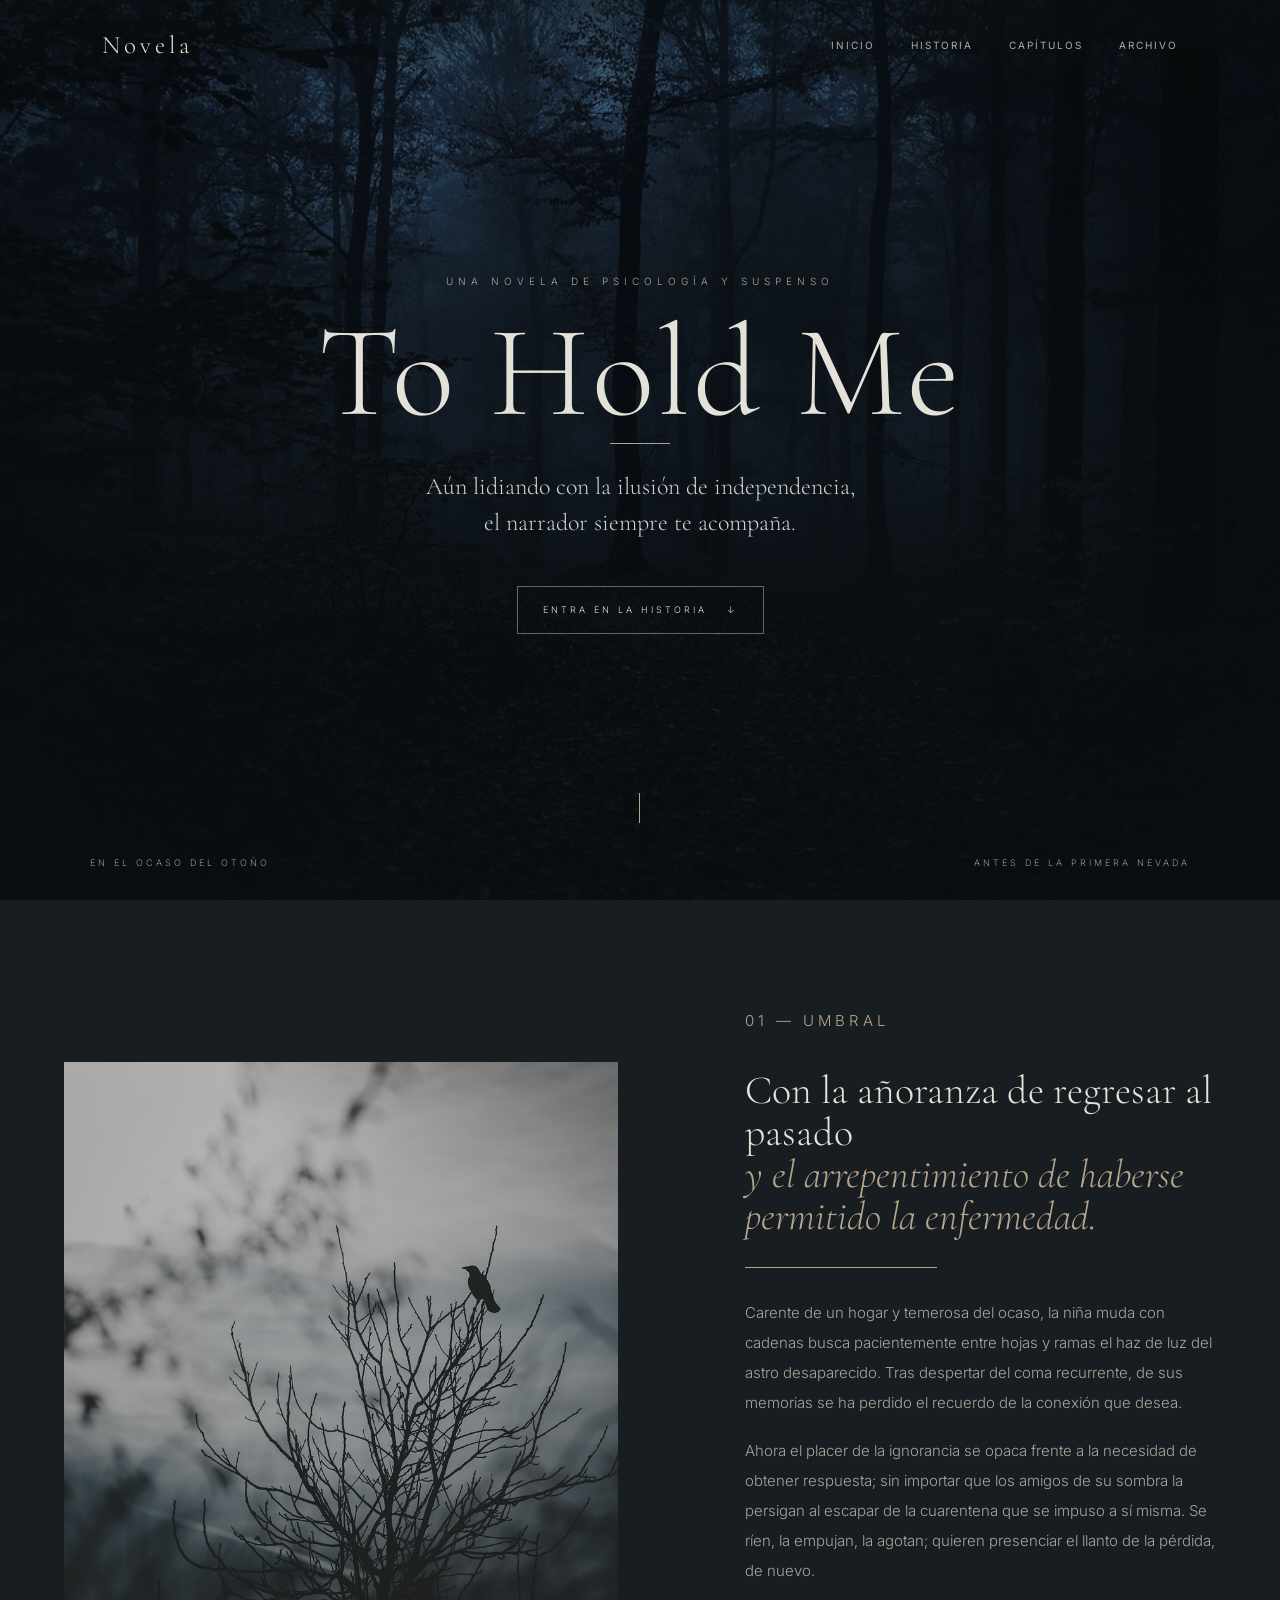
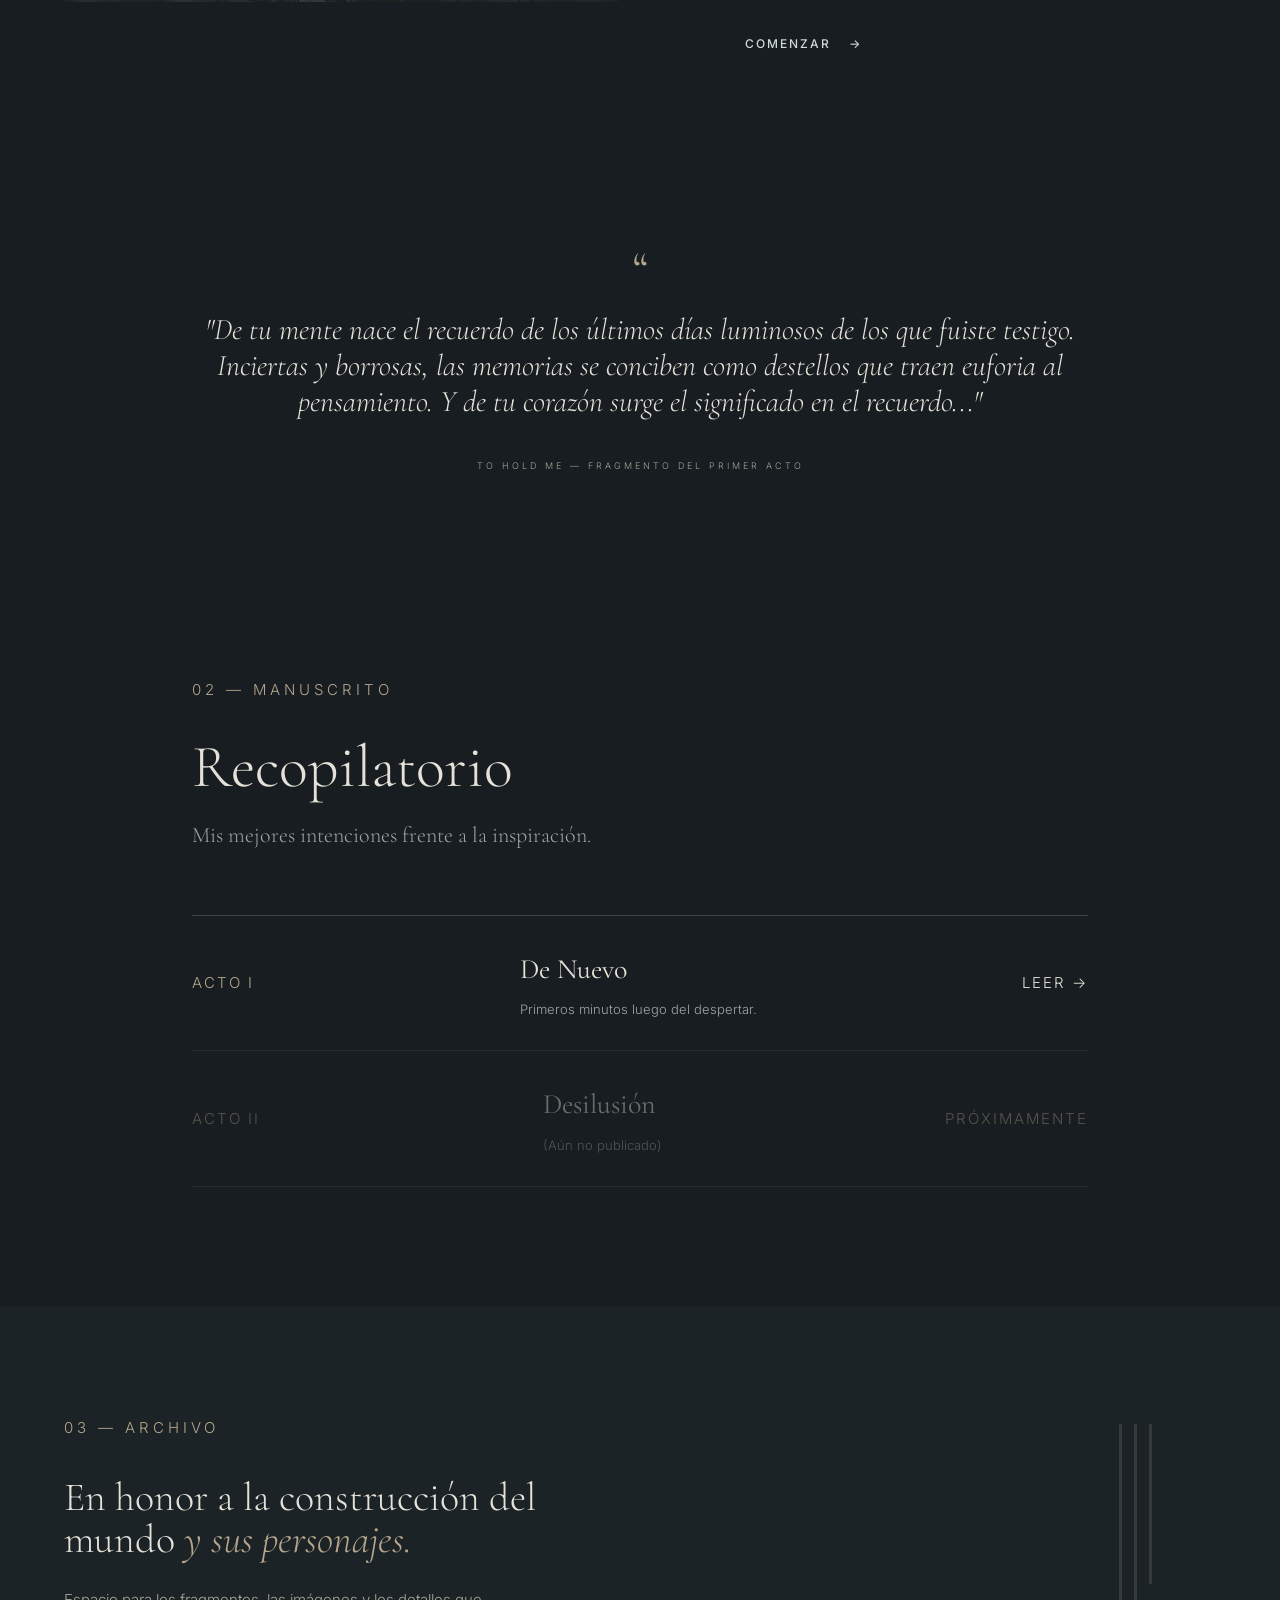
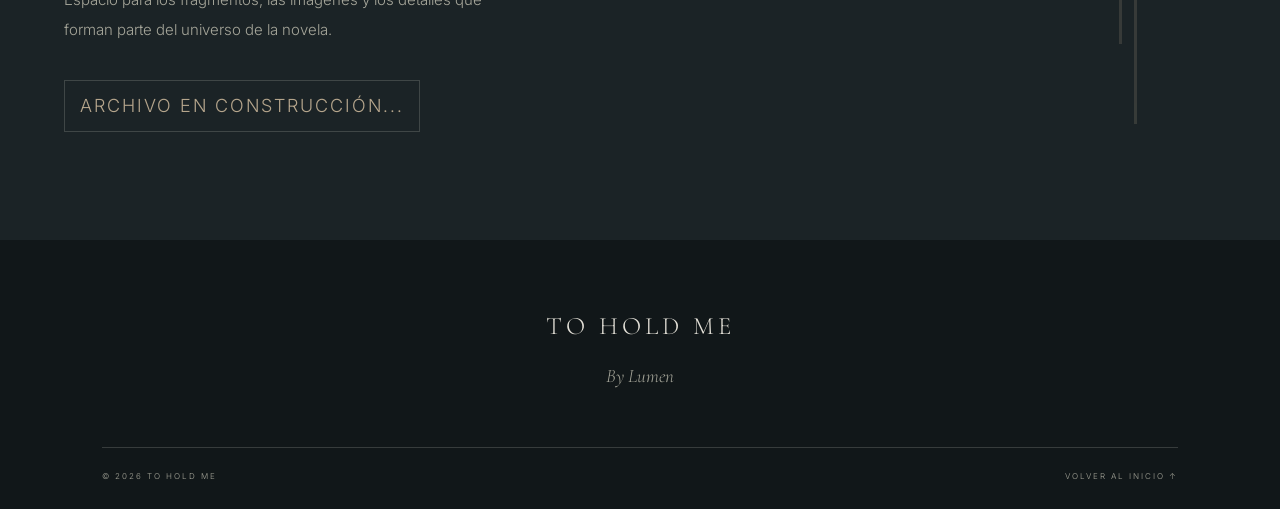
<file: index2.html>
<!DOCTYPE html>
<html lang="es">
<head>
  <meta charset="UTF-8">
  <meta property="og:title" content="To Hold Me - Para Sostenerme">
  <meta property="og:description" content="Novela de misterio, suspenso y drama psicológico.">
  <meta property="og:image" content="https://tohold.me/images/presentation.png">
  <meta property="og:url" content="https://tohold.me">
  <meta property="og:type" content="website">
  <meta name="viewport" content="width=device-width, initial-scale=1.0">
  <meta name="description" content="Novela de misterio, suspenso y drama psicológico.">
  <meta name="theme-color" content="#171d20">
  <title>To Hold Me — Para Sostenerme</title>

  <!-- Tipografías -->
  <link rel="preconnect" href="https://fonts.googleapis.com">
  <link rel="preconnect" href="https://fonts.gstatic.com" crossorigin>

  <link
    href="https://fonts.googleapis.com/css2?family=Cormorant+Garamond:wght@400;500;600;700&family=Inter:wght@300;400;500;600&display=swap"
    rel="stylesheet"
  >

  <link rel="stylesheet" href="styles.css">
</head>

<body>

  <!-- Navegación -->
  <header class="site-header" id="inicio">
    <a class="logo" href="#inicio" aria-label="To Hold Me, inicio">
      Novela
    </a>

    <nav class="main-nav" aria-label="Navegación principal">
      <a href="#inicio">Inicio</a>
      <a href="#umbral">Historia</a>
      <a href="#capitulos">Capítulos</a>
      <a href="#archivo">Archivo</a>
    </nav>
  </header>


  <main>

    <!-- PORTADA -->
    <section class="hero" id="home">

            <div class="hero-overlay"></div>

            <div class="hero-content">
                <span class="eyebrow">UNA NOVELA DE PSICOLOGÍA Y SUSPENSO</span>

                <h1>To Hold Me</h1>

                <div class="title-divider"></div>

                <p class="hero-description">
                    Aún lidiando con la ilusión de independencia,<br>
                    el narrador siempre te acompaña.
                </p>

                <a href="#umbral" class="explore-button">
                    ENTRA EN LA HISTORIA
                    <span>↓</span>
                </a>
            </div>

            <div class="hero-footer">
                <span>EN EL OCASO DEL OTOÑO</span>
                <a href="#umbral" class="scroll-indicator" aria-label="Desplazarse hacia abajo">
                  <span></span>
                </a>
                <span>ANTES DE LA PRIMERA NEVADA</span>
            </div>

        </section>


    <!-- EL UMBRAL -->
    <section class="threshold section-padding" id="umbral">

      <div class="threshold-image">
        <img
          src="images/raven-background.jpg"
          alt="Un árbol bañado por el rocío"
        >
      </div>

      <div class="threshold-content">
        <p class="section-label">01 — UMBRAL</p>

        <h2>
          Con la añoranza de regresar al pasado<br>
          <em>y el arrepentimiento de haberse permitido la enfermedad.</em>
        </h2>

        <div class="small-line"></div>

        <p>
          Carente de un hogar y temerosa del ocaso, la niña muda con cadenas
          busca pacientemente entre hojas y ramas el haz de luz del astro
          desaparecido. Tras despertar del coma recurrente, de sus memorias
          se ha perdido el recuerdo de la conexión que desea.
        </p>

        <p>
          Ahora el placer de la ignorancia se opaca frente a la necesidad
          de obtener respuesta; sin importar que los amigos de su sombra 
          la persigan al escapar de la cuarentena que se impuso a sí misma. 
          Se ríen, la empujan, la agotan; quieren presenciar el llanto de 
          la pérdida, de nuevo.
        </p>

        <a href="#capitulos" class="text-link">
          COMENZAR <span aria-hidden="true">→</span>
        </a>
      </div>

    </section>


    <!-- FRASE DE TRANSICIÓN -->
    <section class="interlude">
      <div class="interlude-overlay"></div>

      <div class="interlude-content">
        <span class="quote-mark">“</span>

        <p>
          "De tu mente nace el recuerdo de los últimos días luminosos de los que fuiste testigo.<br>
          Inciertas y borrosas, las memorias se conciben como destellos que traen euforia al<br> 
          pensamiento. Y de tu corazón surge el significado en el recuerdo..."
        </p>

        <span class="interlude-caption">
          TO HOLD ME — FRAGMENTO DEL PRIMER ACTO
        </span>
      </div>
    </section>


    <!-- CAPÍTULOS -->
    <section class="chapters-section" id="capitulos">

            <div class="section-label">02 — MANUSCRITO</div>

            <h2>Recopilatorio</h2>

            <p class="section-description">
                Mis mejores intenciones frente a la inspiración.
            </p>

            <div class="chapter-card" href="chapters/actoI.html">
              
                <div class="chapter-number">ACTO I</div>

                <div class="chapter-info">
                    <h3>De Nuevo</h3>
                    <p>
                        Primeros minutos luego del despertar.
                    </p>
                </div>

                <a href="chapters/actoI.html" class="chapter-link">
                    LEER →
                </a>

            </div>

            <div class="chapter-card unavailable">

                <div class="chapter-number">ACTO II</div>

                <div class="chapter-info">
                    <h3>Desilusión</h3>
                    <p>(Aún no publicado)</p>
                </div>

                <span class="locked">PRÓXIMAMENTE</span>

            </div>

        </section>


    <!-- ARCHIVO -->
    <section class="archive section-padding" id="archivo">

      <div class="archive-content">
        <p class="section-label">03 — ARCHIVO</p>

        <h2>
          En honor a la construcción del mundo 
          <em>y sus personajes.</em>
        </h2>

        <p>
          Espacio para los fragmentos, las imágenes y los detalles
          que forman parte del universo de la novela.
        </p>

        <span class="archive-status">
          ARCHIVO EN CONSTRUCCIÓN...
        </span>
      </div>

      <div class="archive-decoration" aria-hidden="true">
        <span></span>
        <span></span>
        <span></span>
      </div>

    </section>

  </main>


  <!-- PIE DE PÁGINA -->
  <footer class="site-footer" id="contacto">

    <a class="footer-logo" href="#inicio">TO HOLD ME</a>

    <p class="footer-phrase">
      By Lumen
    </p>

    <div class="footer-bottom">
      <span>© 2026 TO HOLD ME</span>
      <a href="#inicio">VOLVER AL INICIO ↑</a>
    </div>

  </footer>

</body>
</html>
</file>
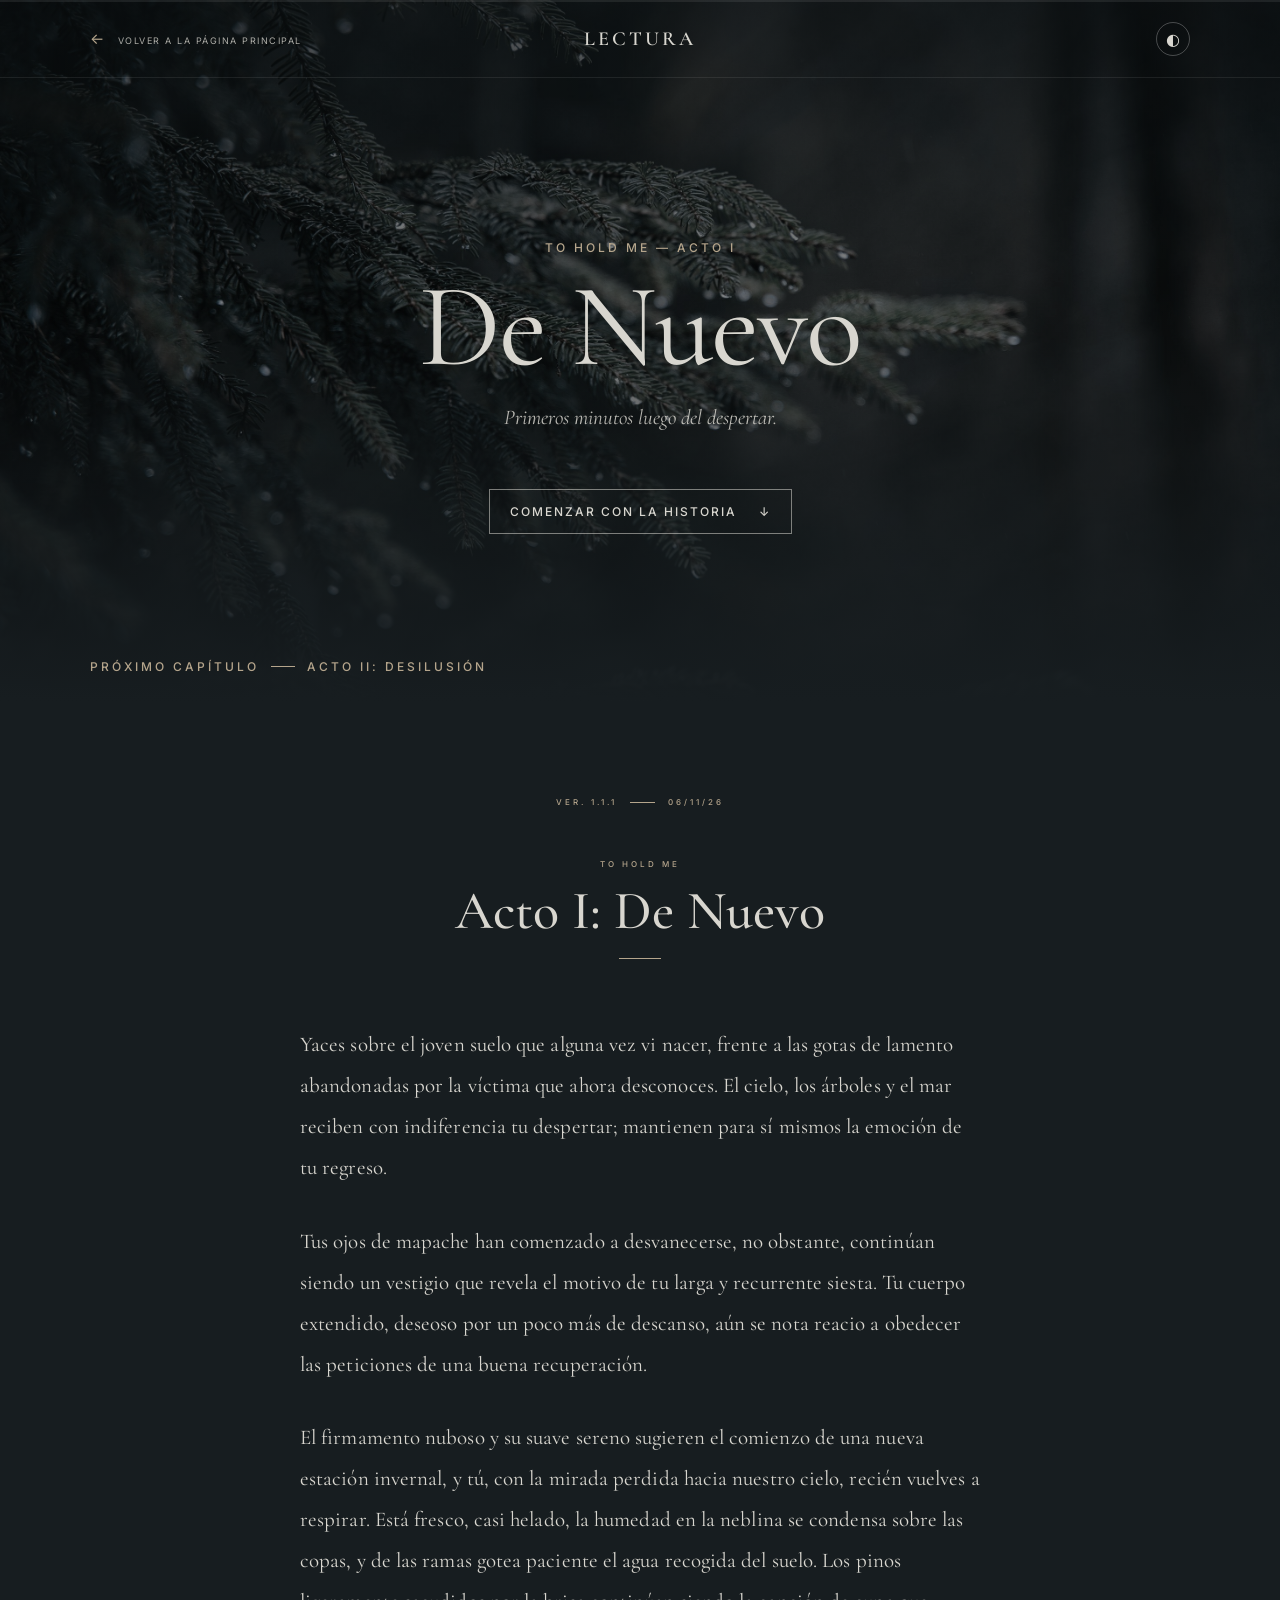
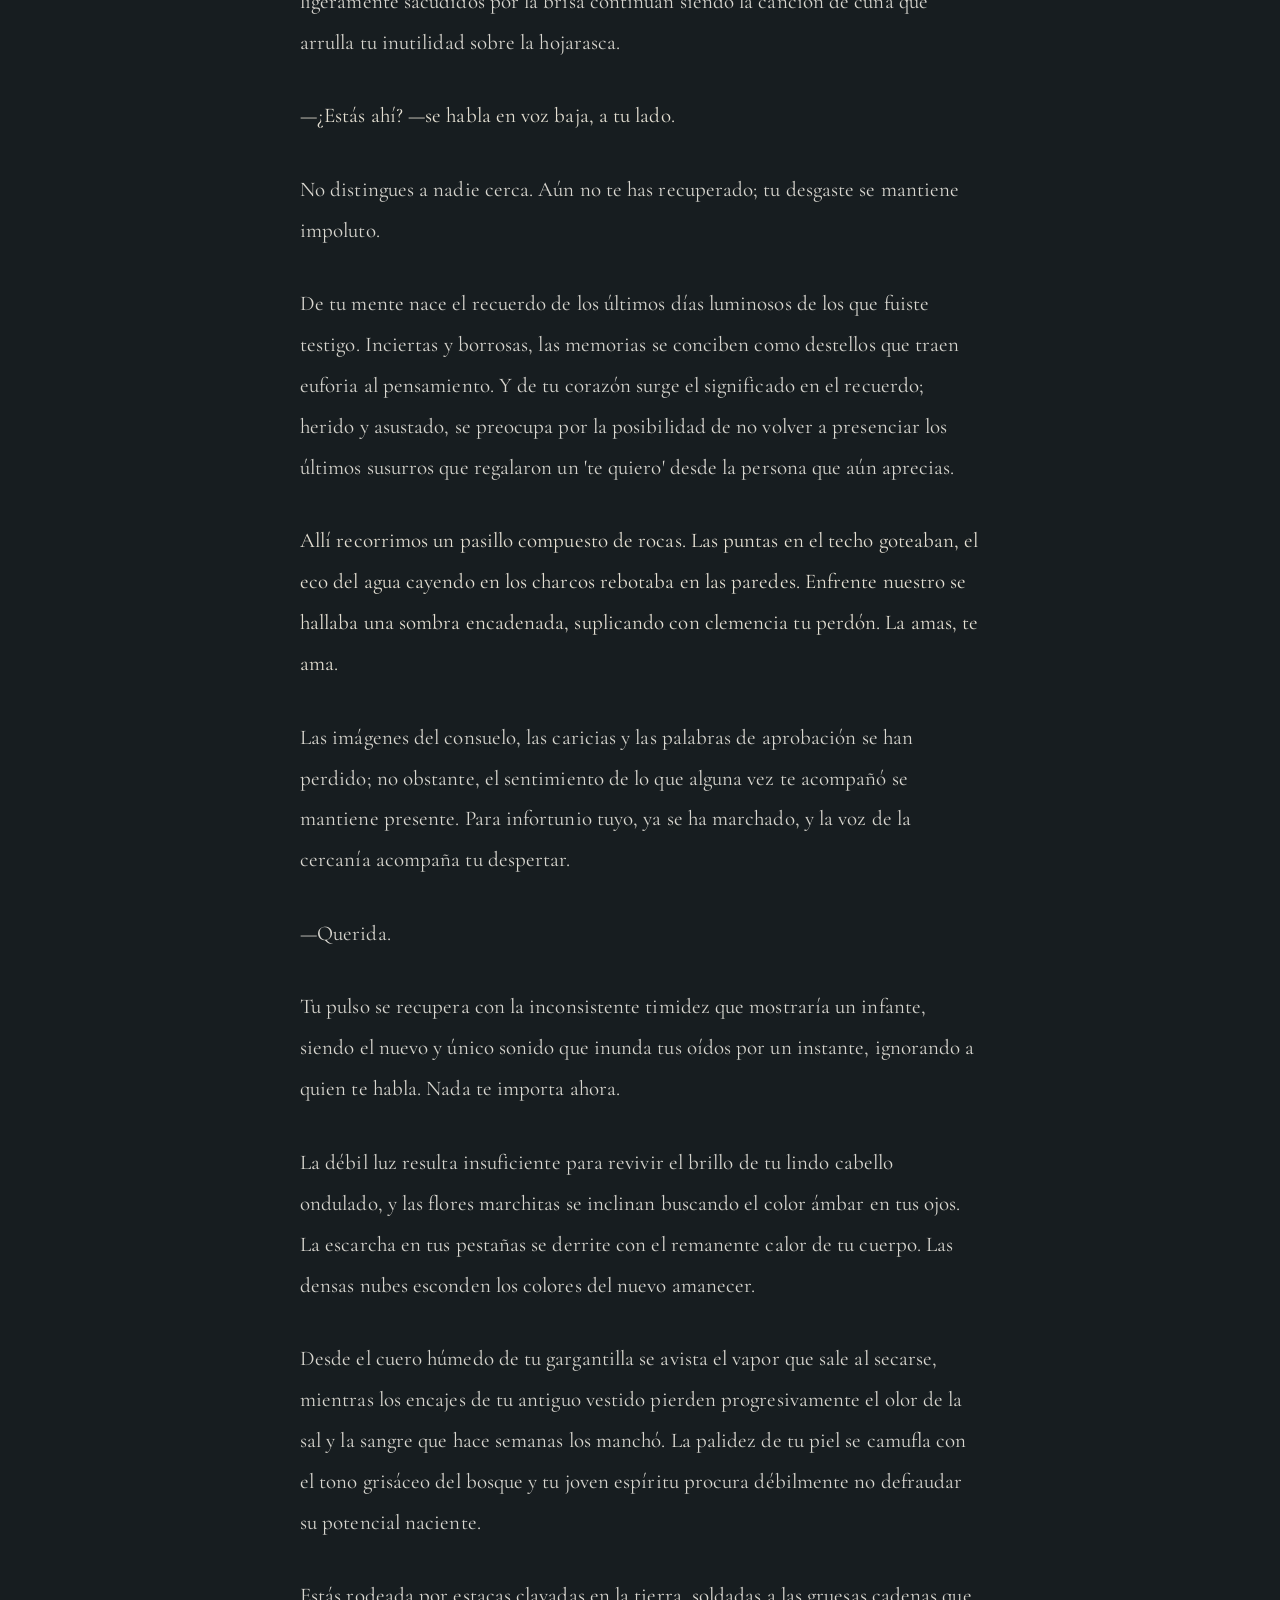
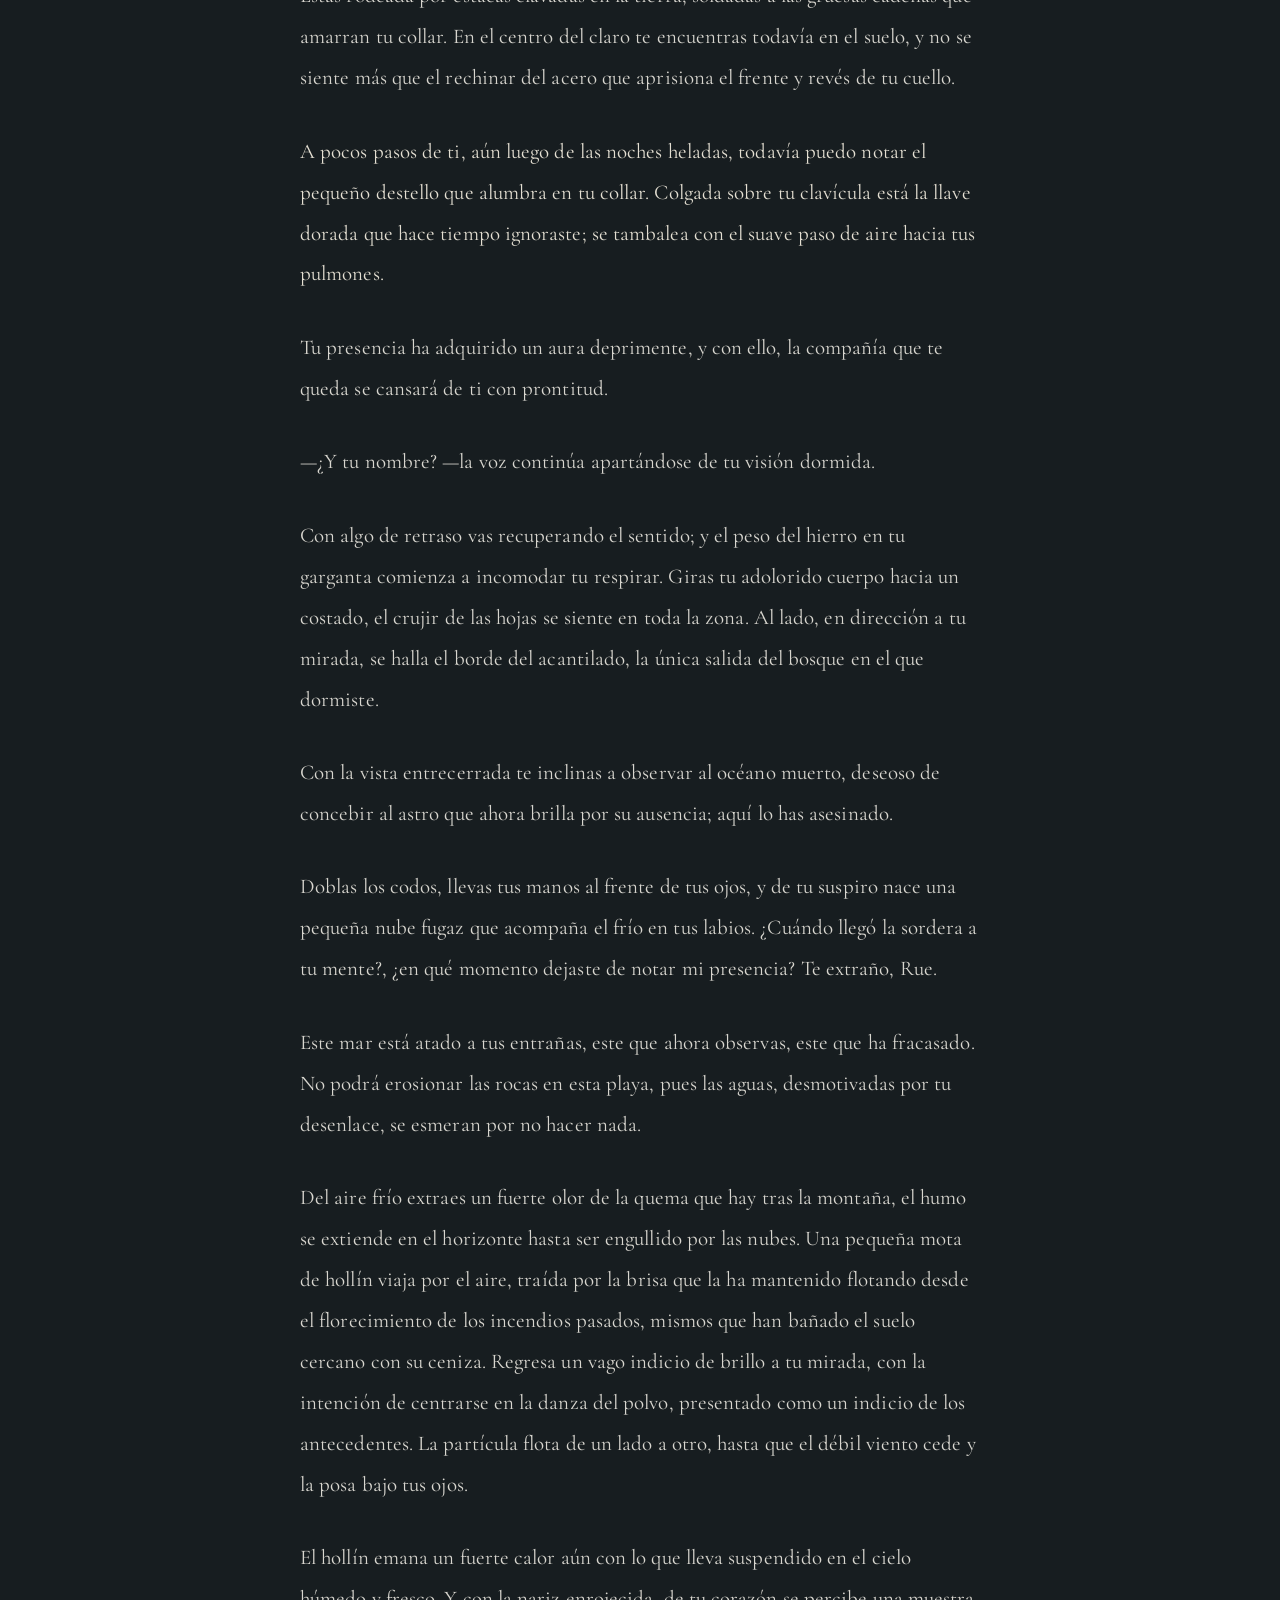
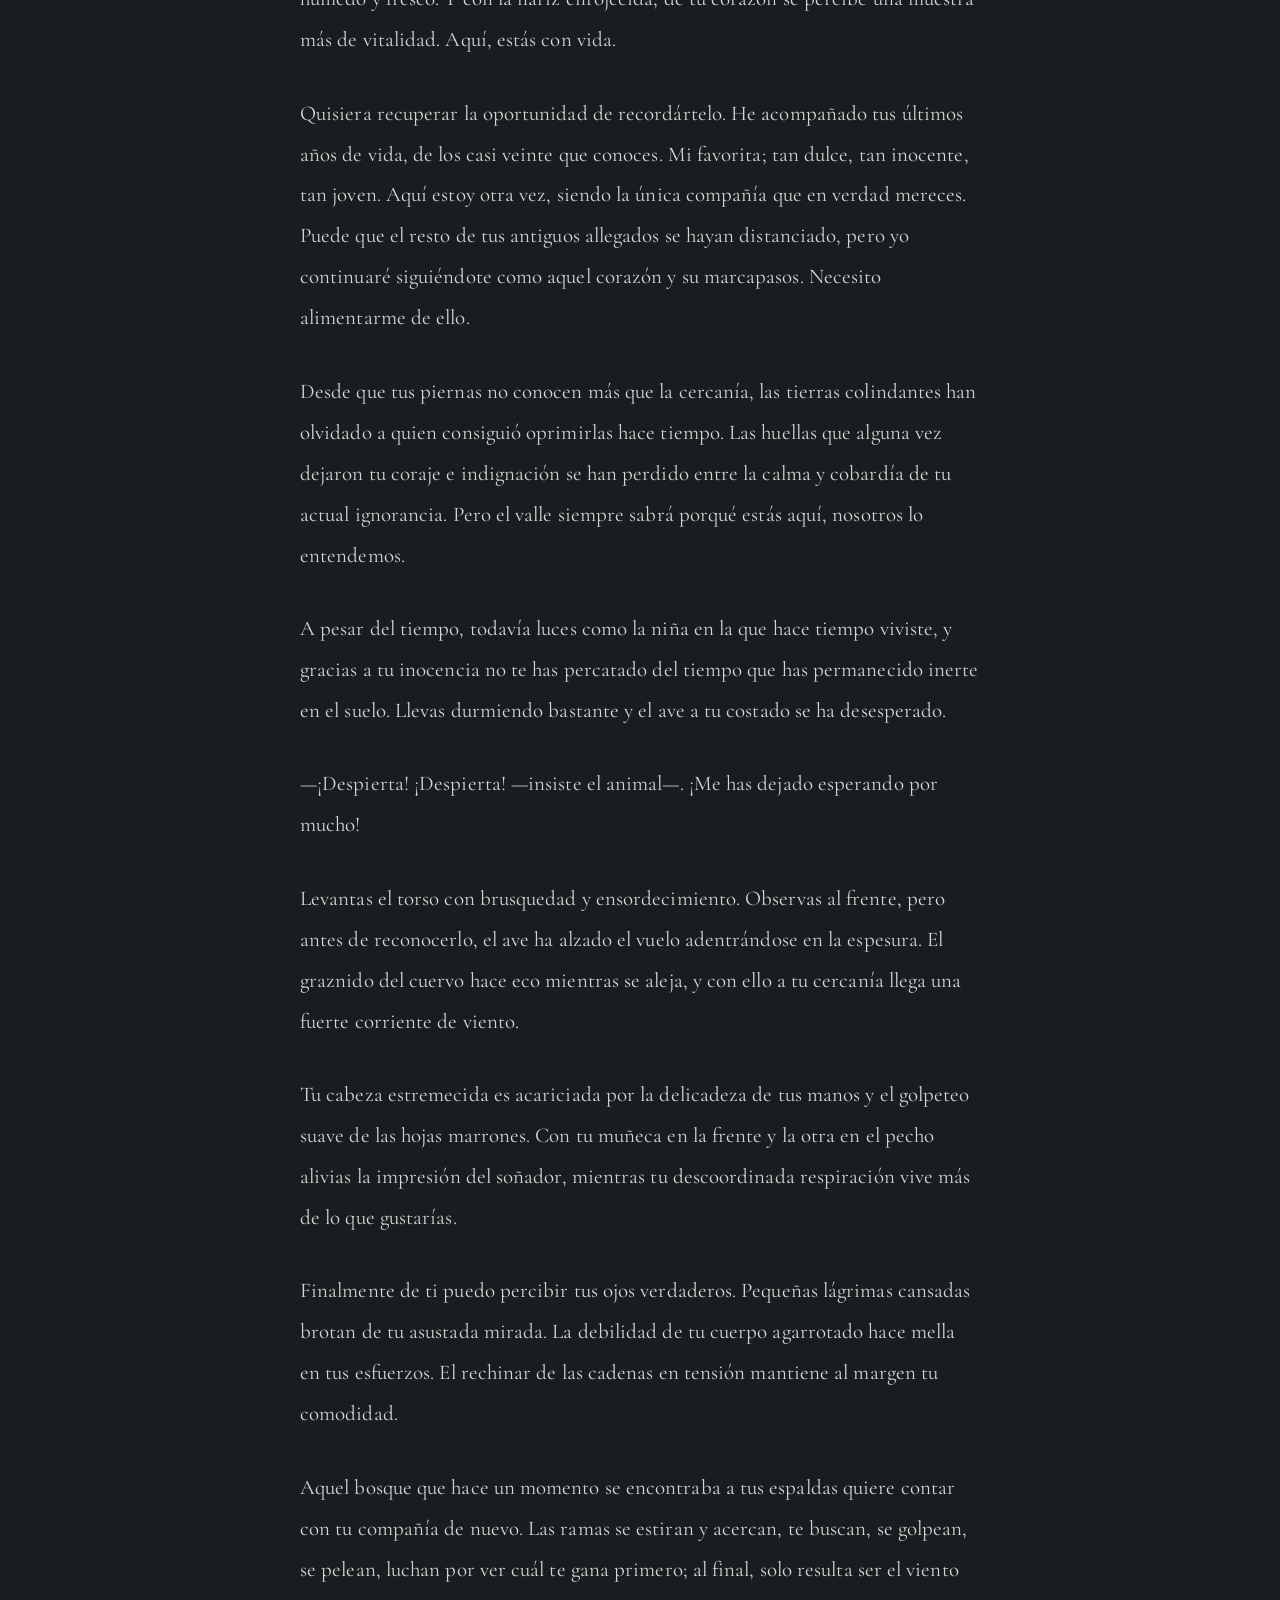
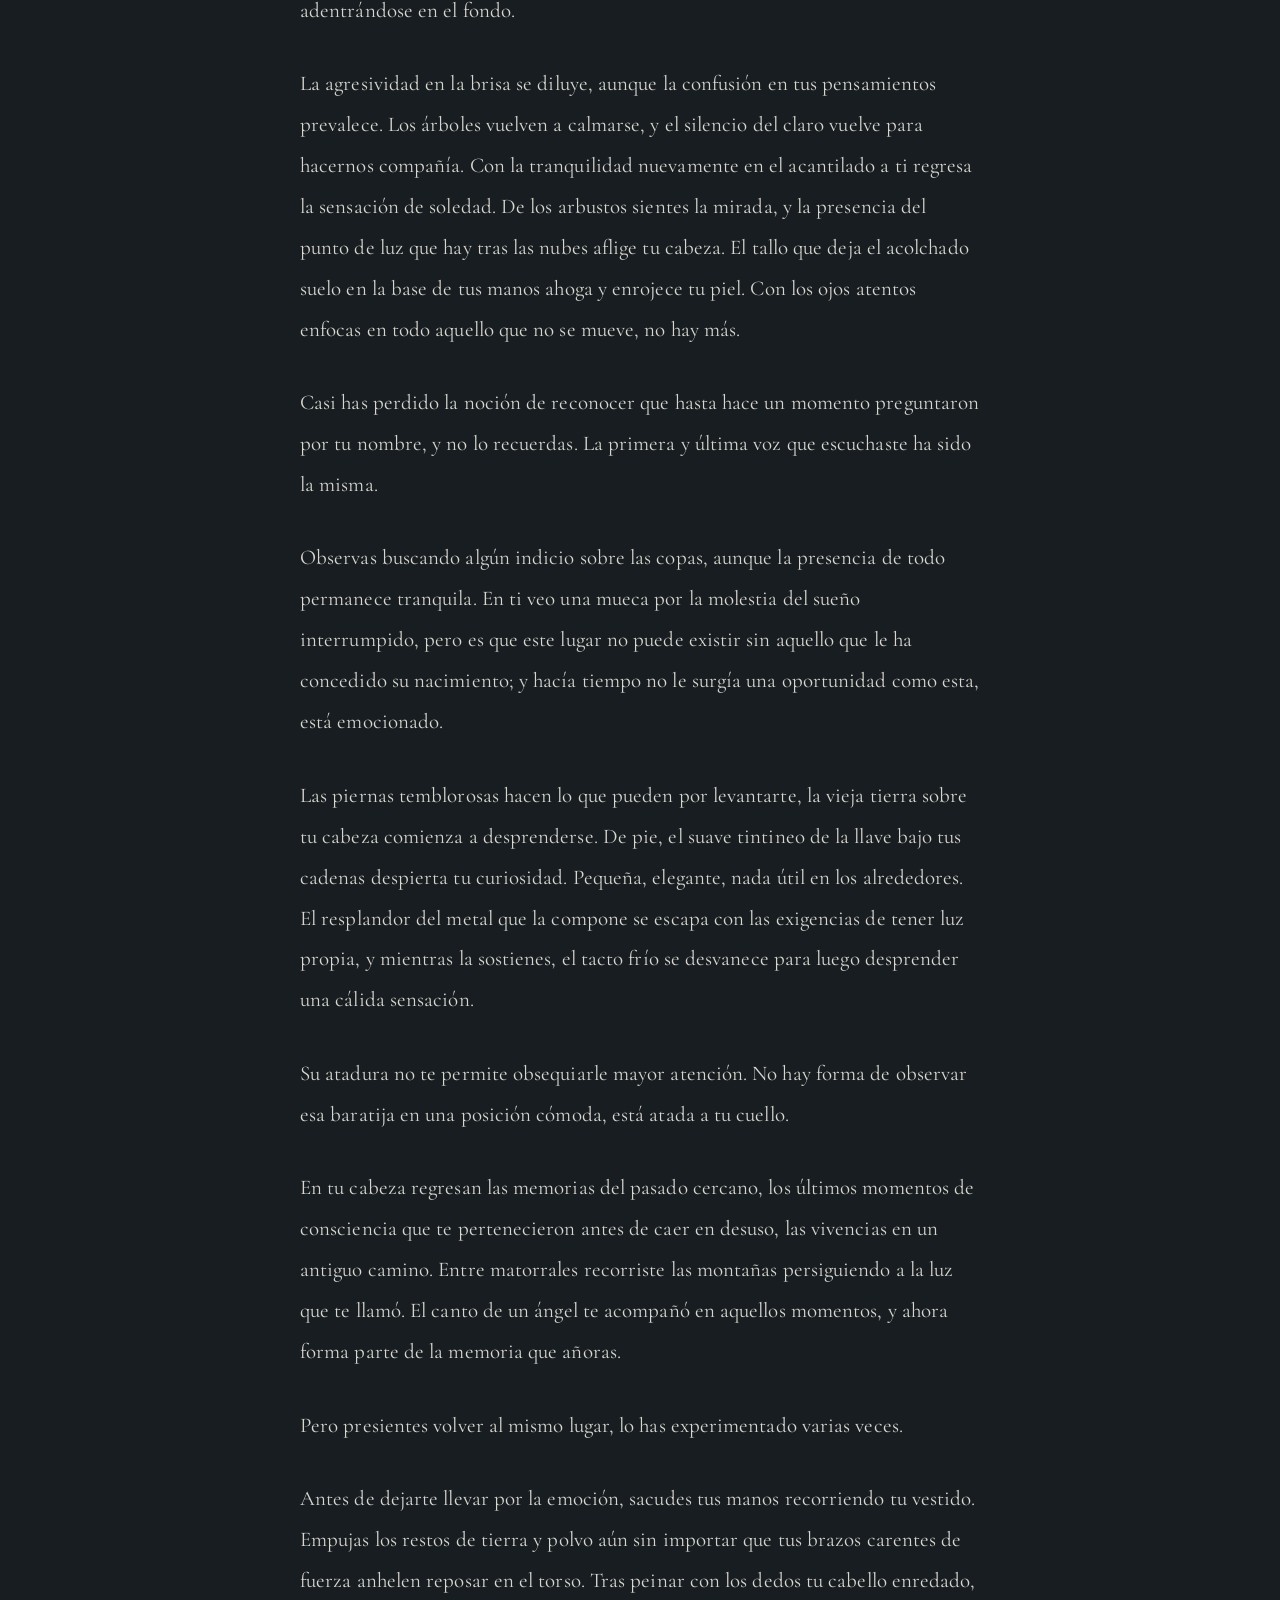
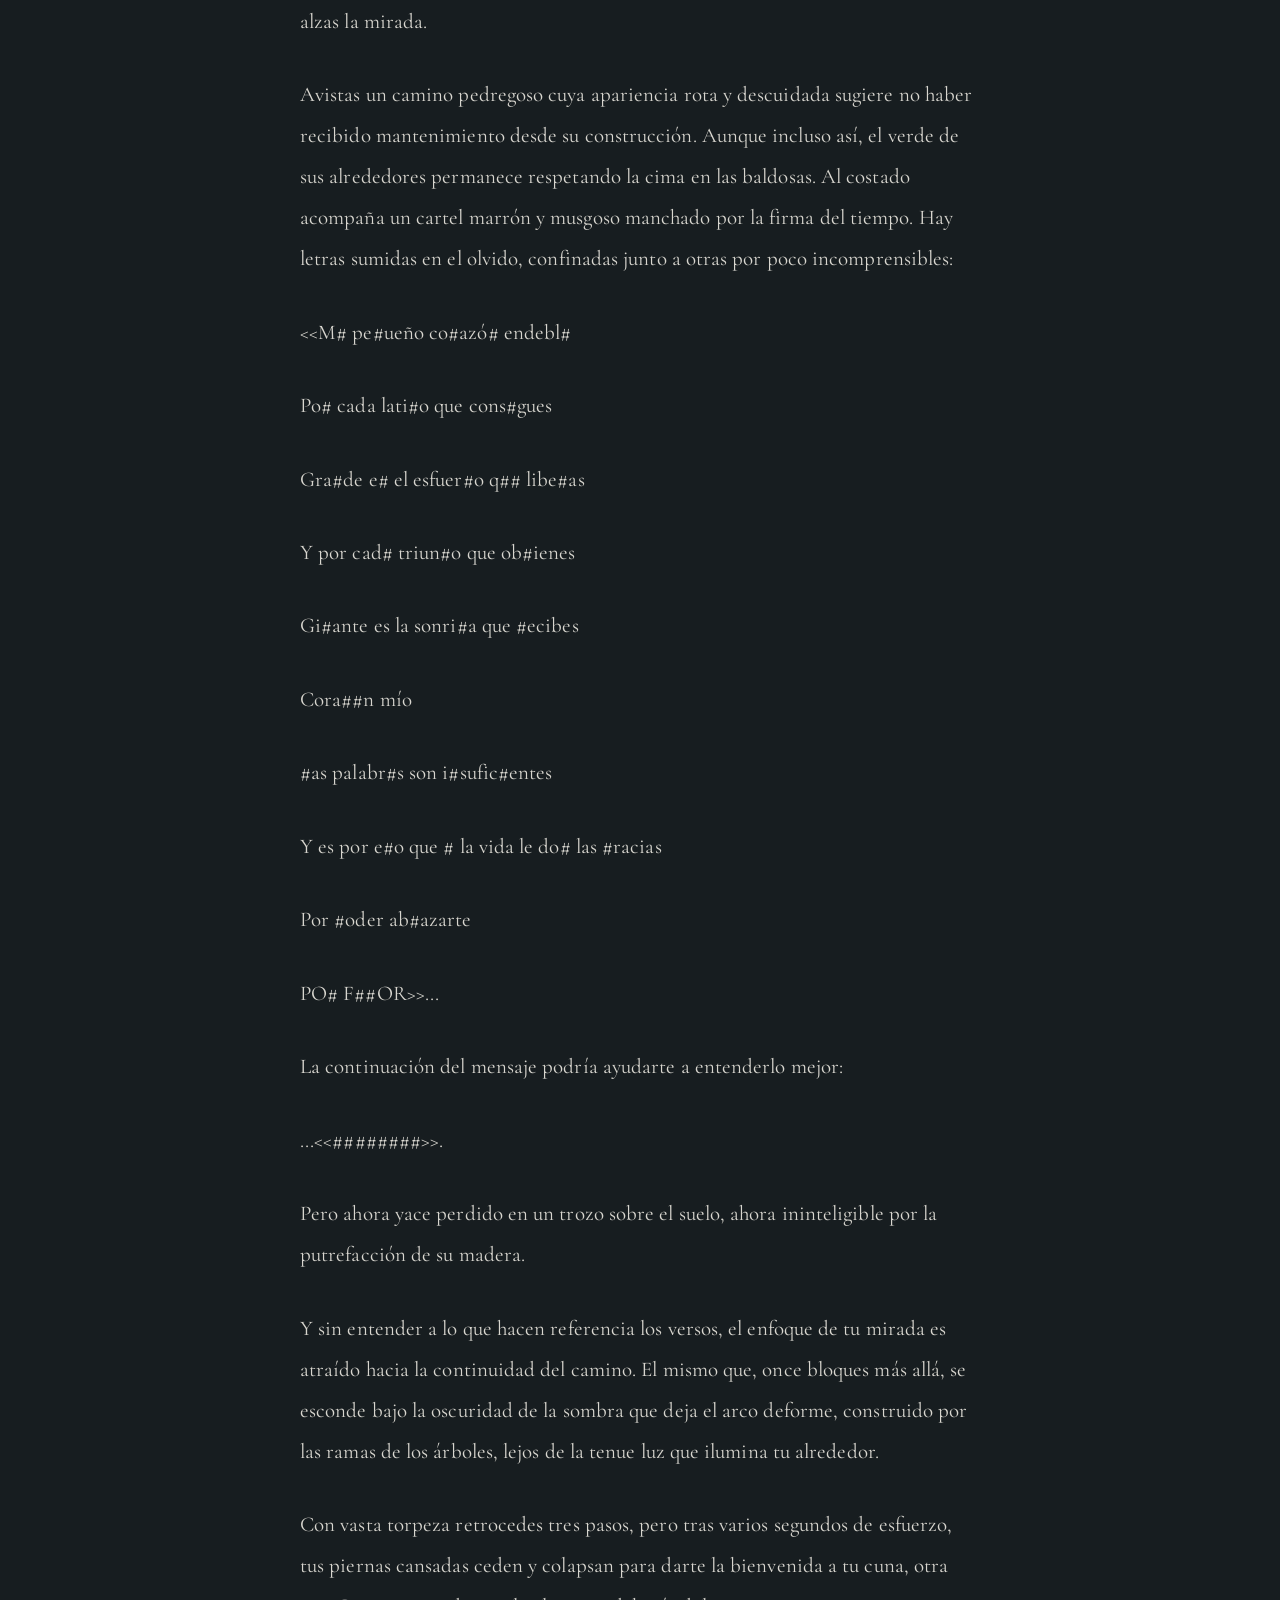
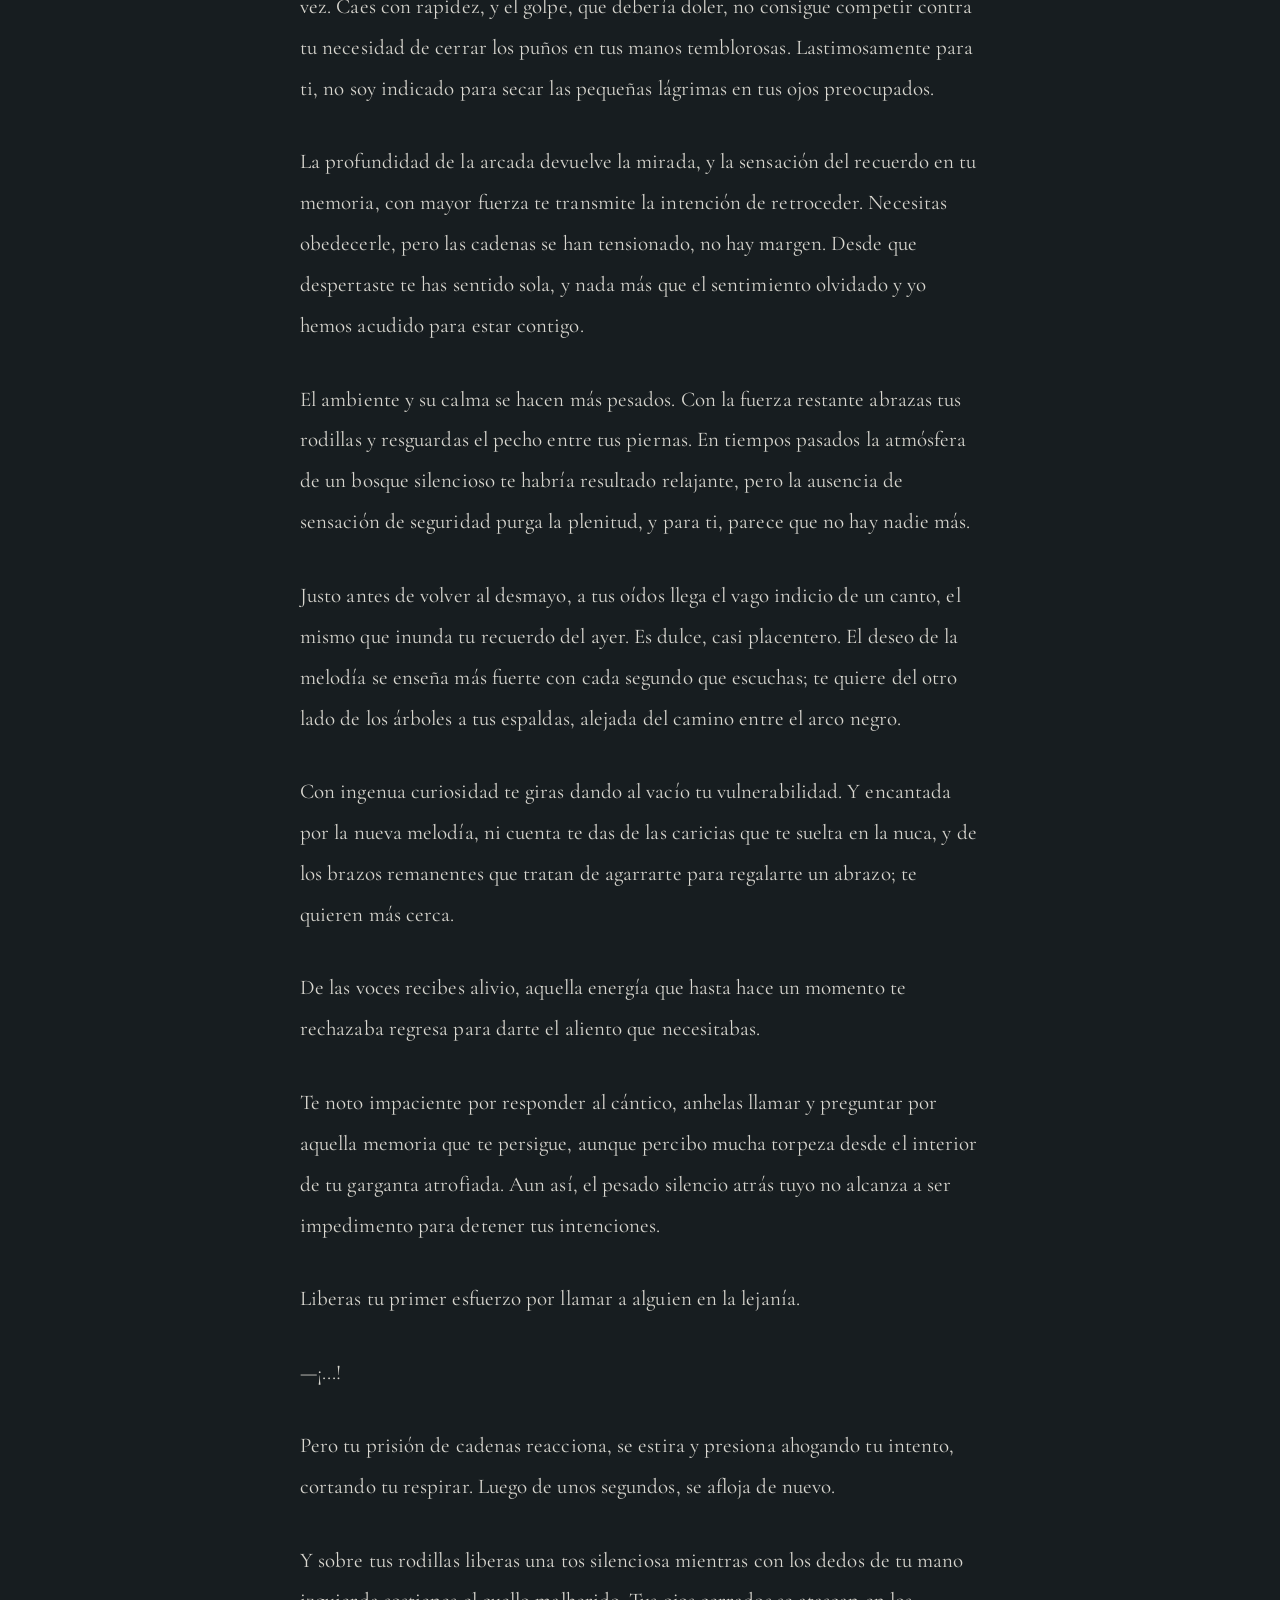
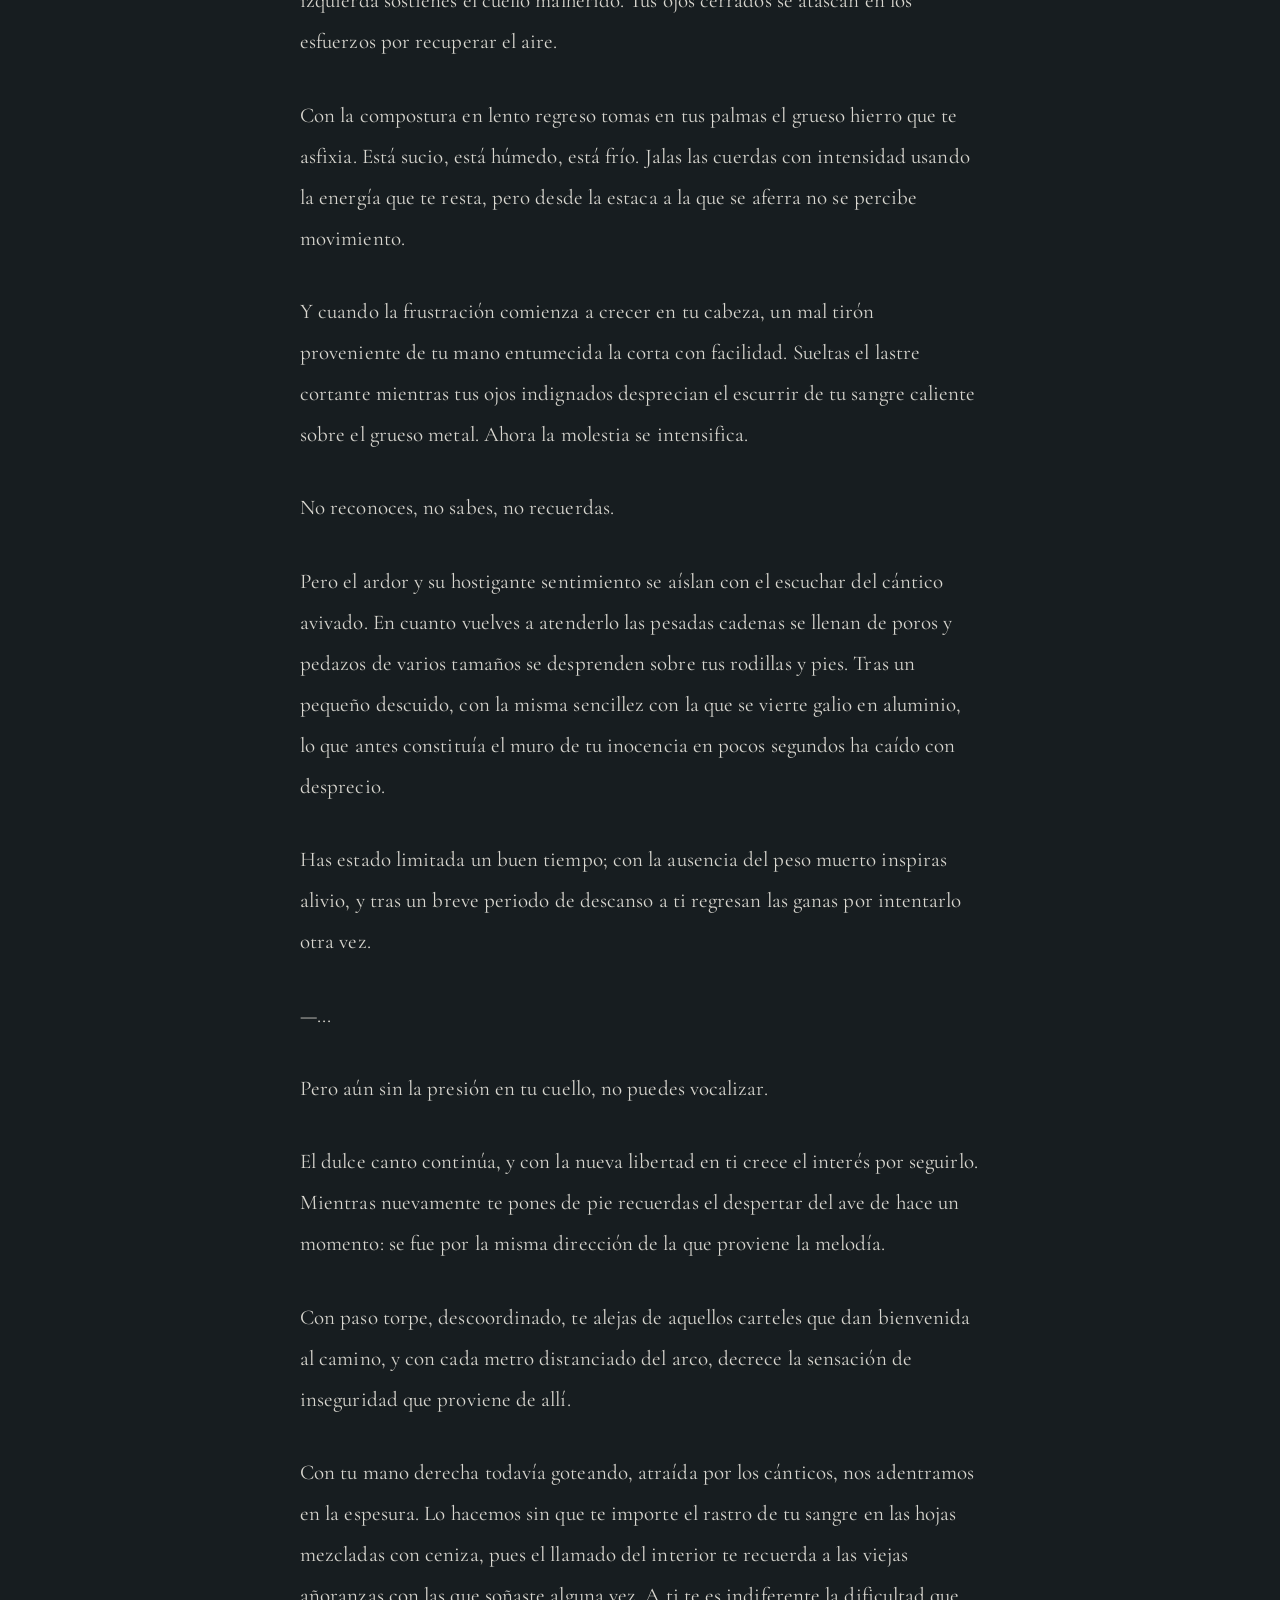
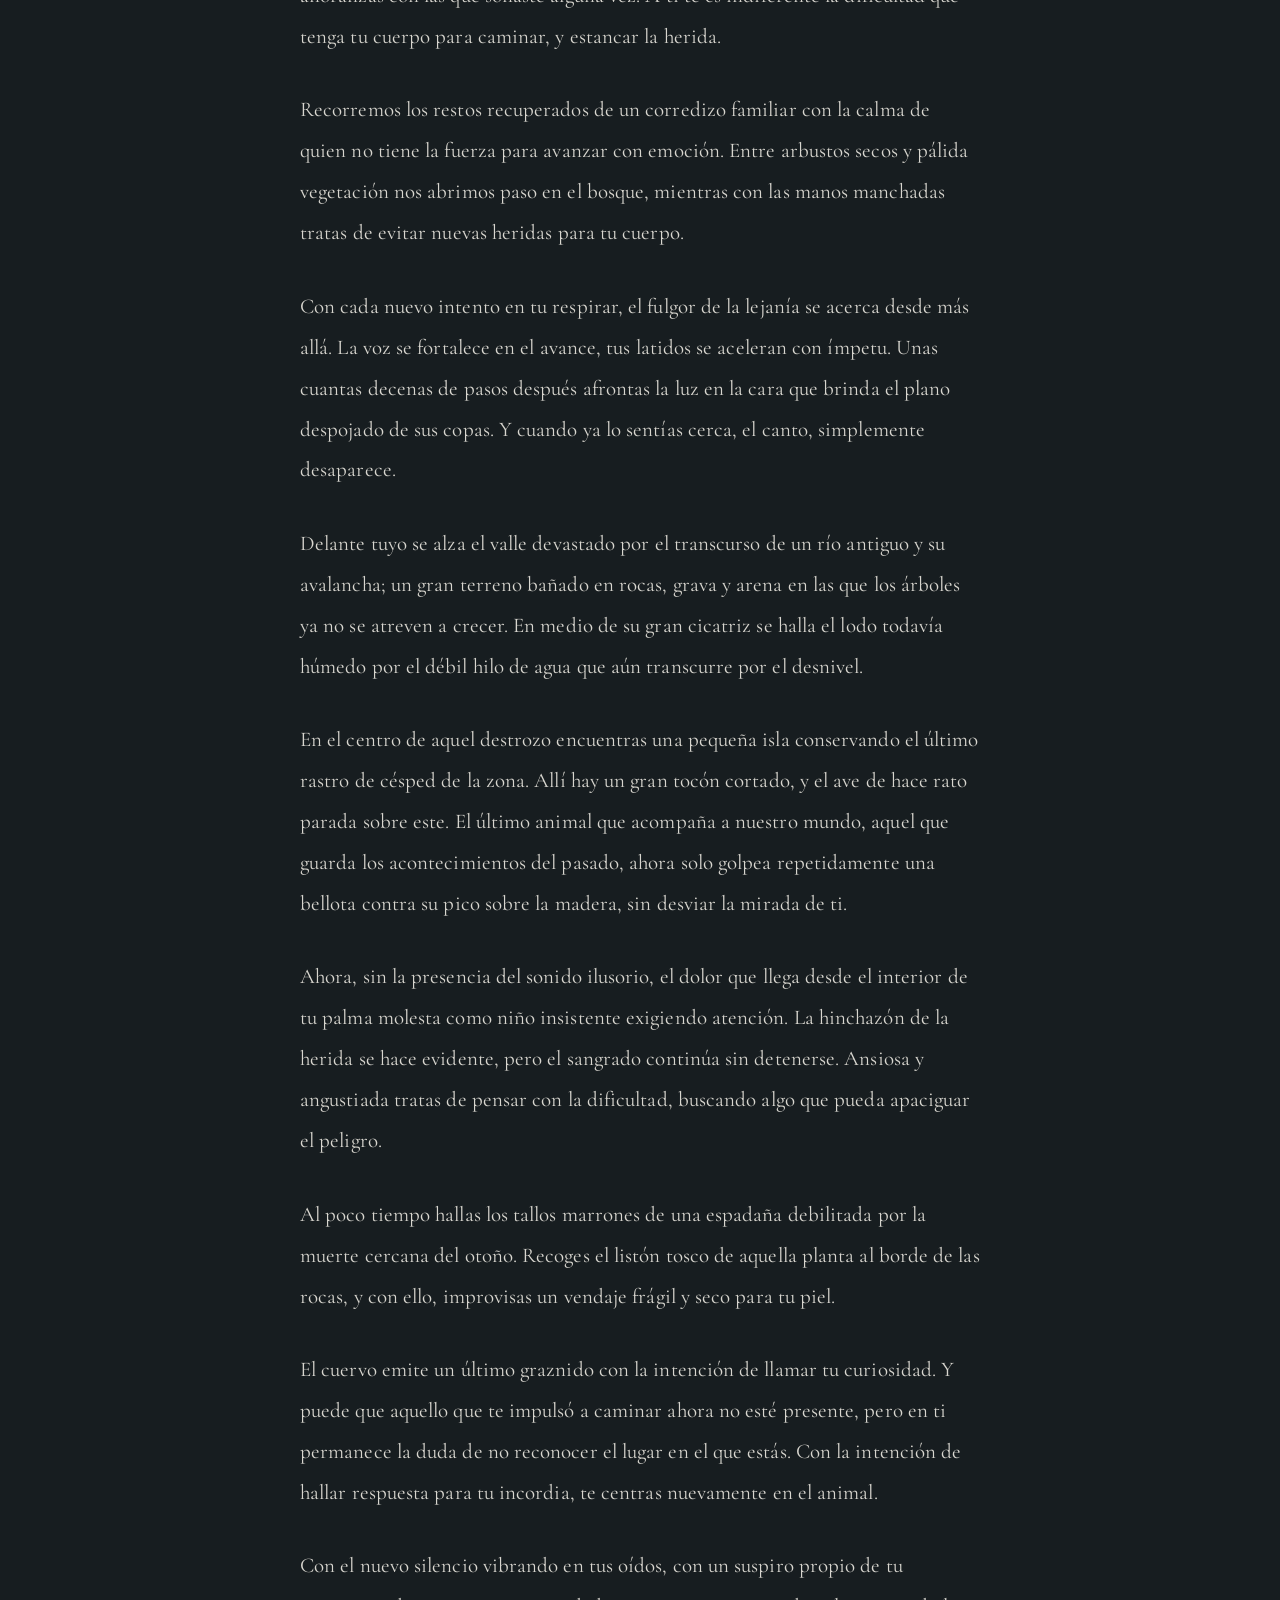
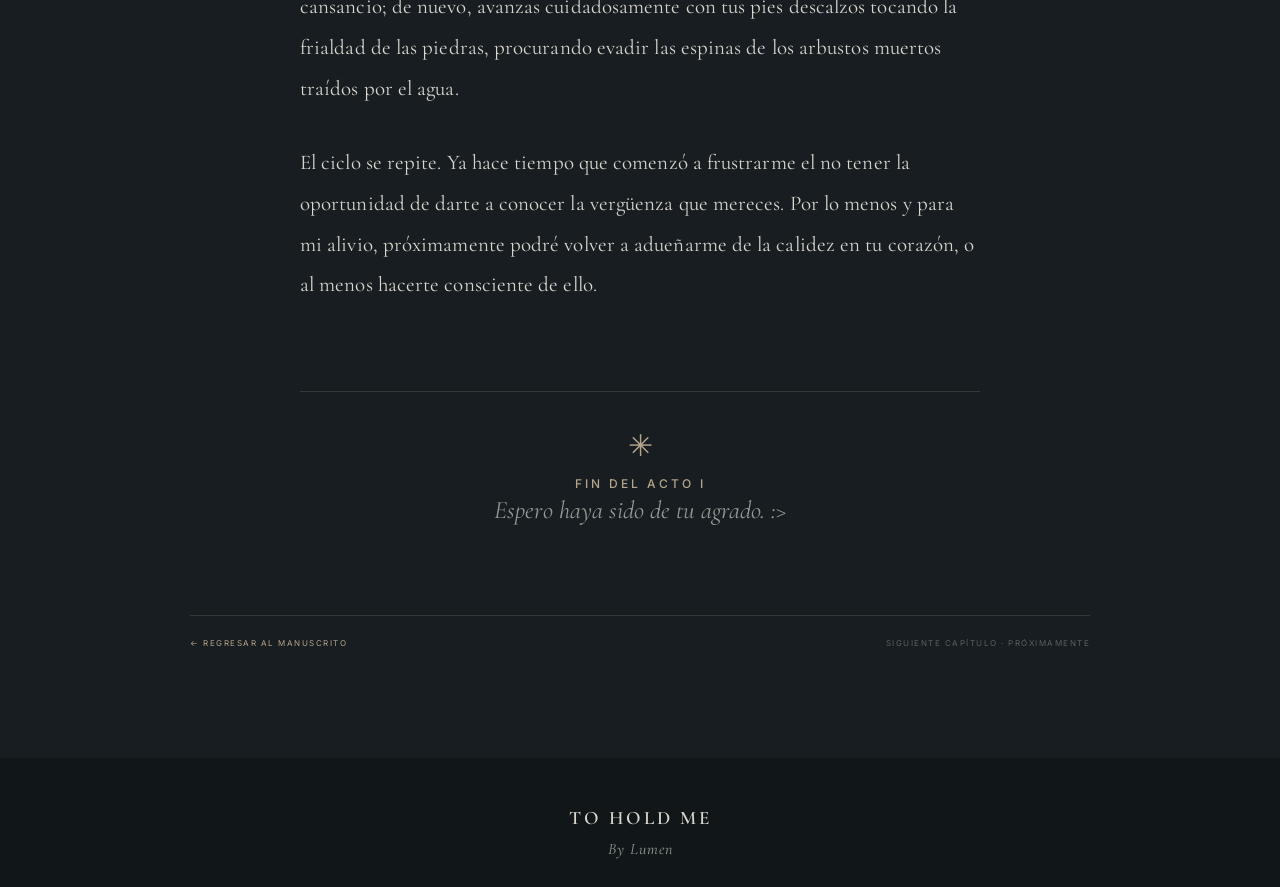
<file: chapters/actoI.html>
<!DOCTYPE html>
<html lang="es">
<head>
  <meta charset="UTF-8">
  <meta name="viewport" content="width=device-width, initial-scale=1.0">
  <meta name="theme-color" content="#171d20">
  <meta name="description" content="Acto I: De Nuevo — To Hold Me, de Lumen.">
  <title>Acto I: De Nuevo — To Hold Me</title>
  <link rel="preconnect" href="https://fonts.googleapis.com">
  <link rel="preconnect" href="https://fonts.gstatic.com" crossorigin>
  <link href="https://fonts.googleapis.com/css2?family=Cormorant+Garamond:wght@400;500;600&family=Inter:wght@300;400;500&display=swap" rel="stylesheet">
  <link rel="stylesheet" href="lectura.css">
</head>
<body>
  <div class="reading-progress" aria-hidden="true"><span id="progress-bar"></span></div>

  <header class="reader-header">
    <a class="back-link" href="../index.html"><span aria-hidden="true">←</span> VOLVER A LA PÁGINA PRINCIPAL</a>
    <a class="reader-mark" href="#lectura">LECTURA</a>
    <button class="appearance-toggle" id="appearance-toggle" type="button" aria-label="Cambiar apariencia" title="Cambiar apariencia">◐</button>
  </header>

  <main>
    <section class="chapter-cover">
      <div class="cover-image" aria-hidden="true"></div>
      <div class="cover-shade" aria-hidden="true"></div>
      <div class="cover-copy">
        <p class="overline">TO HOLD ME — ACTO I</p>
        <h1>De Nuevo</h1>
        <p class="cover-subtitle">Primeros minutos luego del despertar.</p>
        <a class="begin-reading" href="#lectura">COMENZAR CON LA HISTORIA<span aria-hidden="true">↓</span></a>
      </div>
      <div class="cover-coordinate">PRÓXIMO CAPÍTULO <span></span> ACTO II: DESILUSIÓN</div>
    </section>

    <section class="reading-area" id="lectura">
      <div class="reading-meta">
        <span>VER. 1.1.1</span>
        <span class="meta-divider"></span>
        <span>06/11/26</span>
      </div>

      <article class="chapter-text" aria-label="Texto del capítulo Acto I: De Nuevo">
        <header class="chapter-heading">
          <p class="chapter-kicker">TO HOLD ME</p>
          <h2>Acto I: De Nuevo</h2>
          <span class="heading-rule"></span>
        </header>

        <p>
          Yaces sobre el joven suelo que alguna vez vi nacer, frente a las gotas 
          de lamento abandonadas por la víctima que ahora desconoces. El cielo, 
          los árboles y el mar reciben con indiferencia tu despertar; mantienen 
          para sí mismos la emoción de tu regreso.
        </p>
        <p>
          Tus ojos de mapache han comenzado a desvanecerse, no obstante,
          continúan siendo un vestigio que revela el motivo de tu larga y
          recurrente siesta. Tu cuerpo extendido, deseoso por un poco más de
          descanso, aún se nota reacio a obedecer las peticiones de una buena
          recuperación.
        </p>
        <p>
          El firmamento nuboso y su suave sereno sugieren el comienzo de una
          nueva estación invernal, y tú, con la mirada perdida hacia nuestro
          cielo, recién vuelves a respirar. Está fresco, casi helado, la humedad
          en la neblina se condensa sobre las copas, y de las ramas gotea
          paciente el agua recogida del suelo. Los pinos ligeramente sacudidos
          por la brisa continúan siendo la canción de cuna que arrulla tu
          inutilidad sobre la hojarasca.
        </p>
        <p>
          —¿Estás ahí? —se habla en voz baja, a tu lado.
        </p>
        <p>
          No distingues a nadie cerca. Aún no te has recuperado; tu desgaste se
          mantiene impoluto.
        </p>
        <p>
          De tu mente nace el recuerdo de los últimos días luminosos de los que
          fuiste testigo. Inciertas y borrosas, las memorias se conciben como
          destellos que traen euforia al pensamiento. Y de tu corazón surge el
          significado en el recuerdo; herido y asustado, se preocupa por la
          posibilidad de no volver a presenciar los últimos susurros que regalaron
          un &#x27;te quiero&#x27; desde la persona que aún aprecias.
        </p>
        <p>
          Allí recorrimos un pasillo compuesto de rocas. Las puntas en el techo
          goteaban, el eco del agua cayendo en los charcos rebotaba en las
          paredes. Enfrente nuestro se hallaba una sombra encadenada,
          suplicando con clemencia tu perdón. La amas, te ama.
        </p>
        <p>
          Las imágenes del consuelo, las caricias y las palabras de aprobación se
          han perdido; no obstante, el sentimiento de lo que alguna vez te
          acompañó se mantiene presente. Para infortunio tuyo, ya se ha
          marchado, y la voz de la cercanía acompaña tu despertar.
        </p>
        <p>
          —Querida.
        </p>
        <p>
          Tu pulso se recupera con la inconsistente timidez que mostraría un
          infante, siendo el nuevo y único sonido que inunda tus oídos por un
          instante, ignorando a quien te habla. Nada te importa ahora.
        </p>
        <p>
          La débil luz resulta insuficiente para revivir el brillo de tu lindo cabello
          ondulado, y las flores marchitas se inclinan buscando el color ámbar en
          tus ojos. La escarcha en tus pestañas se derrite con el remanente calor
          de tu cuerpo. Las densas nubes esconden los colores del nuevo
          amanecer.
        </p>
        <p>
          Desde el cuero húmedo de tu gargantilla se avista el vapor que sale al
          secarse, mientras los encajes de tu antiguo vestido pierden
          progresivamente el olor de la sal y la sangre que hace semanas los
          manchó. La palidez de tu piel se camufla con el tono grisáceo del
          bosque y tu joven espíritu procura débilmente no defraudar su
          potencial naciente.
        </p>
        <p>
          Estás rodeada por estacas clavadas en la tierra, soldadas a las gruesas
          cadenas que amarran tu collar. En el centro del claro te encuentras
          todavía en el suelo, y no se siente más que el rechinar del acero que
          aprisiona el frente y revés de tu cuello.
        </p>
        <p>
          A pocos pasos de ti, aún luego de las noches heladas, todavía puedo
          notar el pequeño destello que alumbra en tu collar. Colgada sobre tu
          clavícula está la llave dorada que hace tiempo ignoraste; se tambalea
          con el suave paso de aire hacia tus pulmones.
        </p>
        <p>
          Tu presencia ha adquirido un aura deprimente, y con ello, la compañía
          que te queda se cansará de ti con prontitud.
        </p>
        <p>
          —¿Y tu nombre? —la voz continúa apartándose de tu visión dormida.
        </p>
        <p>
          Con algo de retraso vas recuperando el sentido; y el peso del hierro en
          tu garganta comienza a incomodar tu respirar. Giras tu adolorido
          cuerpo hacia un costado, el crujir de las hojas se siente en toda la
          zona. Al lado, en dirección a tu mirada, se halla el borde del
          acantilado, la única salida del bosque en el que dormiste.
        </p>
        <p>
          Con la vista entrecerrada te inclinas a observar al océano muerto,
          deseoso de concebir al astro que ahora brilla por su ausencia; aquí lo
          has asesinado.
        </p>
        <p>
          Doblas los codos, llevas tus manos al frente de tus ojos, y de tu suspiro
          nace una pequeña nube fugaz que acompaña el frío en tus labios.
          ¿Cuándo llegó la sordera a tu mente?, ¿en qué momento dejaste de
          notar mi presencia? Te extraño, Rue.
        </p>
        <p>
          Este mar está atado a tus entrañas, este que ahora observas, este que
          ha fracasado. No podrá erosionar las rocas en esta playa, pues las
          aguas, desmotivadas por tu desenlace, se esmeran por no hacer nada.
        </p>
        <p>
          Del aire frío extraes un fuerte olor de la quema que hay tras la
          montaña, el humo se extiende en el horizonte hasta ser engullido por
          las nubes. Una pequeña mota de hollín viaja por el aire, traída por la
          brisa que la ha mantenido flotando desde el florecimiento de los
          incendios pasados, mismos que han bañado el suelo cercano con su
          ceniza. Regresa un vago indicio de brillo a tu mirada, con la intención
          de centrarse en la danza del polvo, presentado como un indicio de los
          antecedentes. La partícula flota de un lado a otro, hasta que el débil
          viento cede y la posa bajo tus ojos.
        </p>
        <p>
          El hollín emana un fuerte calor aún con lo que lleva suspendido en el
          cielo húmedo y fresco. Y con la nariz enrojecida, de tu corazón se
          percibe una muestra más de vitalidad. Aquí, estás con vida.
        </p>
        <p>
          Quisiera recuperar la oportunidad de recordártelo. He acompañado tus
          últimos años de vida, de los casi veinte que conoces. Mi favorita; tan
          dulce, tan inocente, tan joven. Aquí estoy otra vez, siendo la única
          compañía que en verdad mereces. Puede que el resto de tus antiguos
          allegados se hayan distanciado, pero yo continuaré siguiéndote como
          aquel corazón y su marcapasos. Necesito alimentarme de ello.
        </p>
        <p>
          Desde que tus piernas no conocen más que la cercanía, las tierras
          colindantes han olvidado a quien consiguió oprimirlas hace tiempo. Las
          huellas que alguna vez dejaron tu coraje e indignación se han perdido
          entre la calma y cobardía de tu actual ignorancia. Pero el valle
          siempre sabrá porqué estás aquí, nosotros lo entendemos.
        </p>
        <p>
          A pesar del tiempo, todavía luces como la niña en la que hace tiempo
          viviste, y gracias a tu inocencia no te has percatado del tiempo que has
          permanecido inerte en el suelo. Llevas durmiendo bastante y el ave a
          tu costado se ha desesperado.
        </p>
         <p>
          —¡Despierta! ¡Despierta! —insiste el animal—. ¡Me has dejado
          esperando por mucho!
        </p>
         <p>
          Levantas el torso con brusquedad y ensordecimiento. Observas al
          frente, pero antes de reconocerlo, el ave ha alzado el vuelo
          adentrándose en la espesura. El graznido del cuervo hace eco mientras
          se aleja, y con ello a tu cercanía llega una fuerte corriente de viento.
        </p>
        <p>
          Tu cabeza estremecida es acariciada por la delicadeza de tus manos y
          el golpeteo suave de las hojas marrones. Con tu muñeca en la frente y
          la otra en el pecho alivias la impresión del soñador, mientras tu
          descoordinada respiración vive más de lo que gustarías.
        </p>
        <p>
          Finalmente de ti puedo percibir tus ojos verdaderos. Pequeñas lágrimas
          cansadas brotan de tu asustada mirada. La debilidad de tu cuerpo
          agarrotado hace mella en tus esfuerzos. El rechinar de las cadenas en
          tensión mantiene al margen tu comodidad.
        </p>
        <p>
          Aquel bosque que hace un momento se encontraba a tus espaldas
          quiere contar con tu compañía de nuevo. Las ramas se estiran y
          acercan, te buscan, se golpean, se pelean, luchan por ver cuál te gana
          primero; al final, solo resulta ser el viento adentrándose en el fondo.
        </p>
        <p>
          La agresividad en la brisa se diluye, aunque la confusión en tus
          pensamientos prevalece. Los árboles vuelven a calmarse, y el silencio
          del claro vuelve para hacernos compañía. Con la tranquilidad
          nuevamente en el acantilado a ti regresa la sensación de soledad. De
          los arbustos sientes la mirada, y la presencia del punto de luz que hay
          tras las nubes aflige tu cabeza. El tallo que deja el acolchado suelo en
          la base de tus manos ahoga y enrojece tu piel. Con los ojos atentos
          enfocas en todo aquello que no se mueve, no hay más.
        </p>
        <p>
          Casi has perdido la noción de reconocer que hasta hace un momento
          preguntaron por tu nombre, y no lo recuerdas. La primera y última voz
          que escuchaste ha sido la misma.
        </p>
        <p>
          Observas buscando algún indicio sobre las copas, aunque la presencia
          de todo permanece tranquila. En ti veo una mueca por la molestia del
          sueño interrumpido, pero es que este lugar no puede existir sin aquello
          que le ha concedido su nacimiento; y hacía tiempo no le surgía una
          oportunidad como esta, está emocionado.
        </p>
        <p>
          Las piernas temblorosas hacen lo que pueden por levantarte, la vieja
          tierra sobre tu cabeza comienza a desprenderse. De pie, el suave
          tintineo de la llave bajo tus cadenas despierta tu curiosidad. Pequeña,
          elegante, nada útil en los alrededores. El resplandor del metal que la
          compone se escapa con las exigencias de tener luz propia, y mientras
          la sostienes, el tacto frío se desvanece para luego desprender una
          cálida sensación.
        </p>
        <p>
          Su atadura no te permite obsequiarle mayor atención. No hay forma de
          observar esa baratija en una posición cómoda, está atada a tu cuello.</p>
        <p>
          En tu cabeza regresan las memorias del pasado cercano, los últimos
          momentos de consciencia que te pertenecieron antes de caer en
          desuso, las vivencias en un antiguo camino. Entre matorrales recorriste
          las montañas persiguiendo a la luz que te llamó. El canto de un ángel
          te acompañó en aquellos momentos, y ahora forma parte de la
          memoria que añoras.
        </p>
        <p>
          Pero presientes volver al mismo lugar, lo has experimentado varias
          veces.
        </p>
        <p>
          Antes de dejarte llevar por la emoción, sacudes tus manos recorriendo
          tu vestido. Empujas los restos de tierra y polvo aún sin importar que
          tus brazos carentes de fuerza anhelen reposar en el torso. Tras peinar
          con los dedos tu cabello enredado, alzas la mirada.
        </p>
        <p>
          Avistas un camino pedregoso cuya apariencia rota y descuidada sugiere
          no haber recibido mantenimiento desde su construcción. Aunque
          incluso así, el verde de sus alrededores permanece respetando la cima
          en las baldosas. Al costado acompaña un cartel marrón y musgoso
          manchado por la firma del tiempo. Hay letras sumidas en el olvido,
          confinadas junto a otras por poco incomprensibles:
        </p>
        <p>
          &lt;&lt;M# pe#ueño co#azó# endebl#
        </p>
        <p>
          Po# cada lati#o que cons#gues
        </p>
        <p>
          Gra#de e# el esfuer#o q## libe#as
        </p>
        <p>
          Y por cad# triun#o que ob#ienes
        </p>
        <p>
          Gi#ante es la sonri#a que #ecibes
        </p>
        <p>
          Cora##n mío
        </p>
        <p>
          #as palabr#s son i#sufic#entes
        </p>
        <p>
          Y es por e#o que # la vida le do# las #racias
        </p>
        <p>
          Por #oder ab#azarte
        </p>
        <p>
          PO# F##OR&gt;&gt;...
        </p>
        <p>
          La continuación del mensaje podría ayudarte a entenderlo mejor:
        </p>
        <p>
          ...&lt;&lt;########&gt;&gt;.
        </p>
        <p>
          Pero ahora yace perdido en un trozo sobre el suelo, ahora ininteligible
          por la putrefacción de su madera.
        </p>
        <p>Y sin entender a lo que hacen referencia los versos, el enfoque de tu
          mirada es atraído hacia la continuidad del camino. El mismo que, once
          bloques más allá, se esconde bajo la oscuridad de la sombra que deja
          el arco deforme, construido por las ramas de los árboles, lejos de la
          tenue luz que ilumina tu alrededor.
        </p>
        <p>
          Con vasta torpeza retrocedes tres pasos, pero tras varios segundos de
          esfuerzo, tus piernas cansadas ceden y colapsan para darte la
          bienvenida a tu cuna, otra vez. Caes con rapidez, y el golpe, que
          debería doler, no consigue competir contra tu necesidad de cerrar los
          puños en tus manos temblorosas. Lastimosamente para ti, no soy
          indicado para secar las pequeñas lágrimas en tus ojos preocupados.
        </p>
        <p>
          La profundidad de la arcada devuelve la mirada, y la sensación del
          recuerdo en tu memoria, con mayor fuerza te transmite la intención de
          retroceder. Necesitas obedecerle, pero las cadenas se han tensionado,
          no hay margen. Desde que despertaste te has sentido sola, y nada más
          que el sentimiento olvidado y yo hemos acudido para estar contigo.
        </p>
        <p>
          El ambiente y su calma se hacen más pesados. Con la fuerza restante
          abrazas tus rodillas y resguardas el pecho entre tus piernas. En tiempos
          pasados la atmósfera de un bosque silencioso te habría resultado
          relajante, pero la ausencia de sensación de seguridad purga la
          plenitud, y para ti, parece que no hay nadie más.
        </p>
        <p>
          Justo antes de volver al desmayo, a tus oídos llega el vago indicio de
          un canto, el mismo que inunda tu recuerdo del ayer. Es dulce, casi
          placentero. El deseo de la melodía se enseña más fuerte con cada
          segundo que escuchas; te quiere del otro lado de los árboles a tus
          espaldas, alejada del camino entre el arco negro.
        </p>
        <p>
          Con ingenua curiosidad te giras dando al vacío tu vulnerabilidad. Y
          encantada por la nueva melodía, ni cuenta te das de las caricias que te
          suelta en la nuca, y de los brazos remanentes que tratan de agarrarte
          para regalarte un abrazo; te quieren más cerca.
        </p>
        <p>
          De las voces recibes alivio, aquella energía que hasta hace un
          momento te rechazaba regresa para darte el aliento que necesitabas.
        </p>
        <p>
          Te noto impaciente por responder al cántico, anhelas llamar y
          preguntar por aquella memoria que te persigue, aunque percibo mucha
          torpeza desde el interior de tu garganta atrofiada. Aun así, el pesado
          silencio atrás tuyo no alcanza a ser impedimento para detener tus
          intenciones.
        </p>
        <p>
          Liberas tu primer esfuerzo por llamar a alguien en la lejanía.
        </p>
        <p>
          —¡...!
        </p>
        <p>
          Pero tu prisión de cadenas reacciona, se estira y presiona ahogando tu
          intento, cortando tu respirar. Luego de unos segundos, se afloja de
          nuevo.
        </p>
        <p>
          Y sobre tus rodillas liberas una tos silenciosa mientras con los dedos de
          tu mano izquierda sostienes el cuello malherido. Tus ojos cerrados se
          atascan en los esfuerzos por recuperar el aire.
        </p>
        <p>
          Con la compostura en lento regreso tomas en tus palmas el grueso
          hierro que te asfixia. Está sucio, está húmedo, está frío. Jalas las
          cuerdas con intensidad usando la energía que te resta, pero desde la
          estaca a la que se aferra no se percibe movimiento.
        </p>
        <p>
          Y cuando la frustración comienza a crecer en tu cabeza, un mal tirón
          proveniente de tu mano entumecida la corta con facilidad. Sueltas el
          lastre cortante mientras tus ojos indignados desprecian el escurrir de
          tu sangre caliente sobre el grueso metal. Ahora la molestia se
          intensifica.
        </p>
        <p>
          No reconoces, no sabes, no recuerdas.
        </p>
        <p>
          Pero el ardor y su hostigante sentimiento se aíslan con el escuchar del
          cántico avivado. En cuanto vuelves a atenderlo las pesadas cadenas se
          llenan de poros y pedazos de varios tamaños se desprenden sobre tus
          rodillas y pies. Tras un pequeño descuido, con la misma sencillez con la
          que se vierte galio en aluminio, lo que antes constituía el muro de tu
          inocencia en pocos segundos ha caído con desprecio.
        </p>
        <p>
          Has estado limitada un buen tiempo; con la ausencia del peso muerto
          inspiras alivio, y tras un breve periodo de descanso a ti regresan las
          ganas por intentarlo otra vez.
        </p>
        <p>
          —...
        </p>
        <p>
          Pero aún sin la presión en tu cuello, no puedes vocalizar.
        </p>
        <p>
          El dulce canto continúa, y con la nueva libertad en ti crece el interés
          por seguirlo. Mientras nuevamente te pones de pie recuerdas el
          despertar del ave de hace un momento: se fue por la misma dirección
          de la que proviene la melodía.
        </p>
        <p>
          Con paso torpe, descoordinado, te alejas de aquellos carteles que dan
          bienvenida al camino, y con cada metro distanciado del arco, decrece
          la sensación de inseguridad que proviene de allí.
        </p>
        <p>
          Con tu mano derecha todavía goteando, atraída por los cánticos, nos
          adentramos en la espesura. Lo hacemos sin que te importe el rastro de
          tu sangre en las hojas mezcladas con ceniza, pues el llamado del
          interior te recuerda a las viejas añoranzas con las que soñaste alguna
          vez. A ti te es indiferente la dificultad que tenga tu cuerpo para
          caminar, y estancar la herida.
        </p>
        <p>
          Recorremos los restos recuperados de un corredizo familiar con la
          calma de quien no tiene la fuerza para avanzar con emoción. Entre
          arbustos secos y pálida vegetación nos abrimos paso en el bosque,
          mientras con las manos manchadas tratas de evitar nuevas heridas para
          tu cuerpo.
        </p>
        <p>
          Con cada nuevo intento en tu respirar, el fulgor de la lejanía se acerca
          desde más allá. La voz se fortalece en el avance, tus latidos se
          aceleran con ímpetu. Unas cuantas decenas de pasos después afrontas
          la luz en la cara que brinda el plano despojado de sus copas. Y cuando
          ya lo sentías cerca, el canto, simplemente desaparece.
        </p>
        <p>
          Delante tuyo se alza el valle devastado por el transcurso de un río
          antiguo y su avalancha; un gran terreno bañado en rocas, grava y arena
          en las que los árboles ya no se atreven a crecer. En medio de su gran
          cicatriz se halla el lodo todavía húmedo por el débil hilo de agua que
          aún transcurre por el desnivel.
        </p>
        <p>
          En el centro de aquel destrozo encuentras una pequeña isla
          conservando el último rastro de césped de la zona. Allí hay un gran
          tocón cortado, y el ave de hace rato parada sobre este. El último
          animal que acompaña a nuestro mundo, aquel que guarda los
          acontecimientos del pasado, ahora solo golpea repetidamente una
          bellota contra su pico sobre la madera, sin desviar la mirada de ti.
        </p>
        <p>
          Ahora, sin la presencia del sonido ilusorio, el dolor que llega desde el
          interior de tu palma molesta como niño insistente exigiendo atención.
          La hinchazón de la herida se hace evidente, pero el sangrado continúa
          sin detenerse. Ansiosa y angustiada tratas de pensar con la dificultad,
          buscando algo que pueda apaciguar el peligro.
        </p>
        <p>
          Al poco tiempo hallas los tallos marrones de una espadaña debilitada
          por la muerte cercana del otoño. Recoges el listón tosco de aquella
          planta al borde de las rocas, y con ello, improvisas un vendaje frágil y
          seco para tu piel.
        </p>
        <p>
          El cuervo emite un último graznido con la intención de llamar tu
          curiosidad. Y puede que aquello que te impulsó a caminar ahora no
          esté presente, pero en ti permanece la duda de no reconocer el lugar
          en el que estás. Con la intención de hallar respuesta para tu incordia,
          te centras nuevamente en el animal.
        </p>
        <p>
          Con el nuevo silencio vibrando en tus oídos, con un suspiro propio de tu
          cansancio; de nuevo, avanzas cuidadosamente con tus pies descalzos
          tocando la frialdad de las piedras, procurando evadir las espinas de los
          arbustos muertos traídos por el agua.
        </p>
        <p>
          El ciclo se repite. Ya hace tiempo que comenzó a frustrarme el no
          tener la oportunidad de darte a conocer la vergüenza que mereces. Por
          lo menos y para mi alivio, próximamente podré volver a adueñarme de
          la calidez en tu corazón, o al menos hacerte consciente de ello.
        </p>

        <div class="chapter-end">
          <span class="end-mark">✳</span>
          <p>FIN DEL ACTO I</p>
          <span class="end-subtitle">Espero haya sido de tu agrado. :></span>
        </div>
      </article>

      <nav class="chapter-navigation" aria-label="Navegación entre capítulos">
        <a href="../index.html">← <span>REGRESAR AL MANUSCRITO</span></a>
        <span class="next-placeholder">SIGUIENTE CAPÍTULO · PRÓXIMAMENTE</span>
      </nav>
    </section>
  </main>

  <footer class="reader-footer">
    <a href="../index.html">TO HOLD ME</a>
    <p>By Lumen</p>
  </footer>

  <script>
    const progressBar = document.getElementById("progress-bar");
    const appearanceToggle = document.getElementById("appearance-toggle");

    function updateReadingProgress() {
      const scrollable = document.documentElement.scrollHeight - window.innerHeight;
      const progress = scrollable > 0 ? (window.scrollY / scrollable) * 100 : 0;
      progressBar.style.width = Math.min(progress, 100) + "%";
    }

    window.addEventListener("scroll", updateReadingProgress, { passive: true });
    window.addEventListener("resize", updateReadingProgress);
    updateReadingProgress();

    appearanceToggle.addEventListener("click", () => {
      document.body.classList.toggle("soft-reading");
      const isSoft = document.body.classList.contains("soft-reading");
      appearanceToggle.setAttribute("aria-pressed", String(isSoft));
      appearanceToggle.title = isSoft ? "Volver a la apariencia oscura" : "Cambiar a lectura suave";
    });
  </script>
</body>
</html>
</file>
<file: styles.css>
/* =========================================
   TO HOLD ME
   Dirección visual: cinematográfica,
   misteriosa e inmersiva.
========================================= */


/* VARIABLES */

:root {
  --background: #171d20;
  --background-light: #20282b;
  --text: #e4e1d8;
  --muted: #a6a69a;
  --accent: #b5a58c;
  --line: rgba(228, 225, 216, 0.18);

  --font-heading: "Cormorant Garamond", serif;
  --font-body: "Inter", sans-serif;
}


/* REINICIO Y BASE */

* {
  margin: 0;
  padding: 0;
  box-sizing: border-box;
}

html {
  scroll-behavior: smooth;
  scroll-padding-top: 90px;
}

body {
  background: var(--background);
  color: var(--text);
  font-family: var(--font-body);
  font-weight: 300;
  line-height: 1.7;
  overflow-x: hidden;
}

a {
  color: inherit;
  text-decoration: none;
}

img {
  display: block;
  width: 100%;
}

::selection {
  background: var(--accent);
  color: var(--background);
}


/* NAVEGACIÓN */

.site-header {
  position: absolute;
  top: 0;
  left: 0;
  z-index: 20;

  width: 100%;
  min-height: 90px;
  padding: 0 8%;

  display: flex;
  align-items: center;
  justify-content: space-between;

  background: linear-gradient(
    to bottom,
    rgba(10, 15, 17, 0.55),
    transparent
  );
}

.logo,
.footer-logo {
  font-family: var(--font-heading);
  font-size: 25px;
  font-weight: 200;
  letter-spacing: 4px;
}

.logo span,
.footer-logo span {
  color: var(--accent);
}

.main-nav {
  display: flex;
  align-items: center;
  gap: 36px;
}

.main-nav a {
  position: relative;
  color: rgba(228, 225, 216, 0.75);
  font-size: 10px;
  font-weight: 400;
  letter-spacing: 2px;
  text-transform: uppercase;
  transition: color 0.3s ease;
}

.main-nav a::after {
  content: "";
  position: absolute;
  left: 0;
  bottom: -7px;

  width: 0;
  height: 1px;

  background: var(--accent);
  transition: width 0.3s ease;
}

.main-nav a:hover {
  color: var(--text);
}

.main-nav a:hover::after {
  width: 100%;
}


/* PORTADA */

.hero {
    min-height: 100vh;
    position: relative;
    display: flex;
    align-items: center;
    justify-content: center;
    text-align: center;

    background:
        linear-gradient(
            rgba(10, 15, 17, 0.45),
            rgba(10, 15, 17, 0.82)
        ),
        url("images/header-background.jpg");

    background-size: cover;
    background-position: center;
}

.hero-overlay {
    position: absolute;
    inset: 0;
    background: linear-gradient(
        90deg,
        rgba(15, 21, 23, 0.2),
        transparent,
        rgba(15, 21, 23, 0.2)
    );
}

.hero-content {
    position: relative;
    z-index: 2;
    padding: 40px;
    animation: appear 2s ease;
}

.eyebrow {
    font-size: 10px;
    letter-spacing: 5px;
    color: #B5A58C;
}

.hero h1 {
    font-family: 'Cormorant Garamond', serif;
    font-size: clamp(65px, 11vw, 130px);
    font-weight: 300;
    letter-spacing: 3px;
    line-height: 1;
    margin: 15px 0 5px;
}

.title-divider {
    width: 60px;
    height: 1px;
    background: #A6A69A;
    margin: 0 auto 25px;
}

.hero-description {
    font-family: 'Cormorant Garamond', serif;
    font-size: 24px;
    line-height: 1.5;
    color: #D0D3D0;
}

.explore-button {
    display: inline-flex;
    gap: 20px;
    align-items: center;
    margin-top: 45px;
    padding: 15px 25px;
    border: 1px solid rgba(229, 232, 230, 0.4);
    font-size: 9px;
    letter-spacing: 3px;
    transition: 0.4s;
}

.explore-button:hover {
    background: #E5E8E6;
    color: #171D20;
}

.hero-footer {
    position: absolute;
    bottom: 30px;
    left: 7%;
    right: 7%;
    display: flex;
    justify-content: space-between;
    font-size: 9px;
    letter-spacing: 3px;
    color: rgba(228, 225, 216, 0.65);
}

.scroll-indicator {
  position: absolute;
  bottom: 35px;
  left: 50%;
  width: 24px;
  height: 42px;
  transform: translateX(-50%);
}

.scroll-indicator span {
  position: absolute;
  top: 0;
  left: 11px;

  width: 1px;
  height: 30px;

  background: var(--accent);
  animation: scroll-down 2s ease-in-out infinite;
}

/* ESPACIADO GENERAL */

.section-padding {
  padding: 12vh 5%;
}


/* EL UMBRAL */

.threshold {
  display: grid;
  grid-template-columns: 1fr 0.85fr;
  align-items: center;
  gap: 11%;

  background: var(--background);
}

.threshold-image {
  position: relative;
  min-height: 540px;
  overflow: hidden;
}

.threshold-image::after {
  content: "";
  position: absolute;
  inset: 0;

  background: linear-gradient(
    to top,
    rgba(18, 24, 26, 0.25),
    transparent
  );
}

.threshold-image img {
  width: 100%;
  height: 100%;
  min-height: 540px;
  object-fit: cover;
  filter: saturate(0.55) brightness(0.8);
  transition: transform 1s ease;
}

.threshold-image:hover img {
  transform: scale(1.04);
}

.threshold-content h2,
.section-heading h2,
.archive-content h2 {
  margin: 25px 0;

  font-family: var(--font-heading);
  font-size: clamp(25px, 5vw, 40px);
  font-weight: 100;
  line-height: 1.05;
}

.threshold-content h2 em,
.archive-content h2 em {
  color: var(--accent);
  font-weight: 200;
}

.small-line {
  width:15vw;
  height: 1px;
  margin: 30px 0;

  background: var(--accent);
}

.threshold-content > p:not(.section-label) {
  max-width: 470px;
  margin-bottom: 18px;

  color: var(--muted);
  font-size: 15px;
  line-height: 2;
}

.text-link {
  display: inline-flex;
  gap: 18px;
  align-items: center;

  margin-top: 30px;

  color: var(--accent);
  font-size: 12px;
  font-weight: 500;
  letter-spacing: 2px;
  color: #d0dad8;

  transition: gap 0.3s ease;
}

.text-link:hover {
  gap: 25px;
}


/* FRASE DE TRANSICIÓN */

.interlude {
  position: relative;
  min-height: 40%;
  padding: 80px 20px;

  display: flex;
  align-items: center;
  justify-content: center;

  text-align: center;

  background-image:
    linear-gradient(
      rgba(14, 19, 21, 0.68),
      rgba(14, 19, 21, 0.78)
    ),
    url("images/interlude-background.jpg");

  background-position: center 55%;
  background-size: cover;
  background-attachment: fixed;
}

.interlude-content {
  position: relative;
  z-index: 1;
}

.quote-mark {
  display: block;
  height: 48px;

  color: var(--accent);
  font-family: var(--font-heading);
  font-size: 50px;
  line-height: 1;
}

.interlude-content > p {
  margin: 20px 0 30px;

  font-family: var(--font-heading);
  font-size: clamp(15px, 3vw, 30px);
  font-style: italic;
  line-height: 1.2;
}

.interlude-caption {
  color: var(--muted);
  font-size: 9px;
  letter-spacing: 3px;
}

/* ==========================
   SECCIONES
========================== */

.section-label {
    font-size: 15px;
    letter-spacing: 4px;
    color: #B5A58C;
    margin-bottom: 35px;
}

.story-section,
.chapters-section,
.universe-section {
    padding: 120px 15%;
}

.story-section {
    background: #1D2528;
}

.story-content {
    max-width: 650px;
    margin-left: auto;
}

.story-content h2,
.chapters-section h2,
.universe-section h2 {
    font-family: 'Cormorant Garamond', serif;
    font-weight: 300;
    font-size: clamp(45px, 60px, 75px);
    line-height: 1;
    margin-bottom: 35px;
}

.story-content p,
.universe-section p {
    color: #AEB7B5;
    font-size: 13px;
    line-height: 2.2;
    max-width: 520px;
    margin-bottom: 20px;
}

/* CAPÍTULOS */

.chapters-section {
    background: #171D20;
}

.section-description {
    color: #9DA7A5;
    font-family: 'Cormorant Garamond', serif;
    font-size: 22px;
    margin: -15px 0 60px;
}

.chapter-card {
    display: flex;
    justify-content: space-between;
    align-items: center;
    gap: 20px;
    padding: 30px 0;
    border-top: 1px solid #394346;
}

.chapter-number,
.locked {
    font-size: 15px;
    letter-spacing: 2px;
    color: #B5A58C;
}

.chapter-info h3 {
    font-family: 'Cormorant Garamond', serif;
    font-size: 28px;
    font-weight: 400;
    margin-bottom: 5px;
}

.chapter-info p {
    font-size: 13px;
    color: #9DA7A5;
}

.chapter-link {
    font-size: 15px;
    letter-spacing: 2px;
    transition: 0.3s;
}

.chapter-link:hover {
    color: #B5A58C;
}

.unavailable {
    opacity: 0.4;
    border-bottom: 1px solid #394346;
}

/* ARCHIVO */

.archive {
  position: relative;
  min-height: 530px;

  display: flex;
  align-items: center;
  justify-content: space-between;

  overflow: hidden;
  background: #1b2326;
}

.archive-content {
  position: relative;
  z-index: 2;
  max-width: 570px;
}

.archive-content h2 {
  margin-bottom: 25px;
}

.archive-content > p:not(.section-label) {
  max-width: 450px;
  color: var(--muted);
  font-size: 15px;
  line-height: 2;
}

.archive-status {
  display: inline-block;
  margin-top: 35px;
  padding: 10px 15px;

  border: 1px solid var(--line);

  color: var(--accent);
  font-size: 18px;
  letter-spacing: 2px;
}

.archive-decoration {
  position: absolute;
  right: 10%;
  top: 50%;

  display: flex;
  gap: 12px;

  transform: translateY(-50%);
  opacity: 0.18;
}

.archive-decoration span {
  display: block;
  width: 3px;
  height: 220px;

  background: var(--accent);
}

.archive-decoration span:nth-child(2) {
  height: 300px;
}

.archive-decoration span:nth-child(3) {
  height: 160px;
}


/* PIE DE PÁGINA */

.site-footer {
  padding: 65px 8% 25px;
  background: #111719;
  text-align: center;
}

.footer-logo {
  display: inline-block;
}

.footer-phrase {
  margin: 12px 0 55px;

  color: var(--muted);
  font-family: var(--font-heading);
  font-size: 19px;
  font-style: italic;
}

.footer-bottom {
  display: flex;
  justify-content: space-between;
  align-items: center;

  padding-top: 22px;
  border-top: 1px solid var(--line);

  color: var(--muted);
  font-size: 8px;
  letter-spacing: 2px;
}

.footer-bottom a {
  transition: color 0.3s ease;
}

.footer-bottom a:hover {
  color: var(--accent);
}


/* ANIMACIONES */

@keyframes slow-zoom {
  from {
    transform: scale(1.04);
  }

  to {
    transform: scale(1.13);
  }
}

@keyframes fog-drift {
  from {
    transform: translateX(-5%);
  }

  to {
    transform: translateX(5%);
  }
}

@keyframes fade-in {
  from {
    opacity: 0;
    transform: translateY(18px);
  }

  to {
    opacity: 1;
    transform: translateY(0);
  }
}

@keyframes scroll-down {
  0% {
    transform: translateY(0);
    opacity: 0;
  }

  30% {
    opacity: 1;
  }

  100% {
    transform: translateY(12px);
    opacity: 0;
  }
}


/* TABLETAS */

@media (max-width: 900px) {

  .site-header {
    padding: 0 6%;
  }

  .main-nav {
    gap: 20px;
  }

  .section-padding {
    padding: 100px 8%;
  }

  .threshold {
    gap: 7%;
  }

  .threshold-image,
  .threshold-image img {
    min-height: 440px;
  }

}

/* ==========================
   ANIMACIONES
========================== */

@keyframes appear {
    from {
        opacity: 0;
        transform: translateY(20px);
    }

    to {
        opacity: 1;
        transform: translateY(0);
    }
}


/* MÓVILES */

@media (max-width: 650px) {

  .site-header {
    min-height: 75px;
    padding: 0 6%;
  }

  .logo {
    font-size: 20px;
  }

  .main-nav {
    gap: 13px;
  }

  .main-nav a {
    font-size: 8px;
    letter-spacing: 0.8px;
  }

  /* .hero h1 {
    font-size: clamp(65px, 16vw, 100px);
    letter-spacing: -2px;
  } */

  .eyebrow {
    font-size: 8px;
    letter-spacing: 2px;
  }

  .hero-subtitle {
    font-size: 21px;
  }

  .hero-location {
    left: 6%;
    bottom: 30px;
    gap: 8px;
    font-size: 7px;
    letter-spacing: 1px;
  }

  .scroll-indicator {
    bottom: 24px;
  }

  .section-padding {
    padding: 80px 7%;
  }

  .threshold {
    grid-template-columns: 1fr;
    gap: 45px;
  }

  .threshold-image,
  .threshold-image img {
    min-height: 360px;
  }

  .threshold-content h2,
  .section-heading h2,
  .archive-content h2 {
    font-size: 46px;
  }

  .interlude {
    min-height: 350px;
    background-attachment: scroll;
  }

  .interlude-content > p {
    font-size: 32px;
  }

  .chapter-row {
    grid-template-columns: 42px 1fr;
    gap: 15px;
    padding: 25px 0;
  }

  .chapter-number {
    font-size: 30px;
  }

  .chapter-information h3 {
    font-size: 26px;
  }

  .chapter-action {
    grid-column: 2;
    justify-content: space-between;
  }

  .archive {
    min-height: 480px;
  }

  .archive-decoration {
    right: 5%;
    opacity: 0.1;
  }

  .footer-bottom {
    gap: 15px;
    font-size: 7px;
  }

}


/* PANTALLAS MUY PEQUEÑAS */

@media (max-width: 380px) {

  .site-header {
    align-items: flex-start;
    flex-direction: column;
    justify-content: center;
    gap: 5px;
  }

  .main-nav {
    gap: 12px;
  }

  .main-nav a {
    font-size: 7px;
  }

}


/* ACCESIBILIDAD: REDUCIR MOVIMIENTO */

@media (prefers-reduced-motion: reduce) {

  *,
  *::before,
  *::after {
    scroll-behavior: auto !important;
    animation-duration: 0.01ms !important;
    animation-iteration-count: 1 !important;
    transition-duration: 0.01ms !important;
  }

}
</file>
<file: chapters/lectura.css>
/* TO HOLD ME — PÁGINA DE LECTURA */
:root {
  --page: #171d20;
  --panel: #1c2427;
  --text: #d8d6cf;
  --muted: #929994;
  --accent: #b5a58c;
  --rule: rgba(216, 214, 207, .15);
  --serif: "Cormorant Garamond", Georgia, serif;
  --sans: "Inter", Arial, sans-serif;
}
* { box-sizing: border-box; }
html { scroll-behavior: smooth; scroll-padding-top: 85px; }
body {
  margin: 0; background: var(--page); color: var(--text);
  font-family: var(--sans); font-weight: 300;
  transition: background .35s ease, color .35s ease;
}
a { color: inherit; text-decoration: none; }
.reading-progress {
  position: fixed; inset: 0 0 auto; height: 2px; z-index: 100;
  background: rgba(255,255,255,.08);
}
.reading-progress span {
  display: block; width: 0; height: 100%;
  background: var(--accent); transition: width .08s linear;
}
.reader-header {
  position: absolute; top: 0; left: 0; z-index: 10; width: 100%;
  min-height: 78px; padding: 0 7%;
  display: grid; grid-template-columns: 1fr auto 1fr; align-items: center;
  border-bottom: 1px solid rgba(255,255,255,.08);
}
.back-link, .appearance-toggle {
  color: rgba(235,233,225,.72); font: 400 9px var(--sans);
  letter-spacing: 1.5px;
}
.back-link span { margin-right: 8px; color: var(--accent); font-size: 15px; }
.reader-mark, .reader-footer > a {
  font: 600 20px var(--serif); letter-spacing: 3px;
}
.reader-mark span, .reader-footer > a span { color: var(--accent); }
.appearance-toggle {
  justify-self: end; border: 1px solid rgba(255,255,255,.25);
  background: transparent; color: var(--text); width: 34px; height: 34px;
  border-radius: 50%; cursor: pointer; font-size: 16px;
}
.chapter-cover {
  min-height: 78vh; min-height: 78svh; position: relative;
  display: grid; place-items: center; overflow: hidden;
  background: #20282b;
}
.cover-image {
  position: absolute; inset: 0;
  background: url("../images/actoI-background.jpg") center 48% / cover no-repeat;
  filter: saturate(.48) brightness(.66);
  transform: scale(1.025);
}
.cover-shade {
  position: absolute; inset: 0;
  background: linear-gradient(180deg, rgba(12,17,19,.62), rgba(12,17,19,.2) 45%, #171d20 100%);
}
.cover-copy { position: relative; z-index: 1; text-align: center; padding: 130px 20px 70px; }

.chapter-kicker, .reading-meta, .cover-coordinate {
  color: var(--accent); font: 500 9px var(--sans); letter-spacing: 3px;
}
.cover-coordinate{
  color: var(--accent);
  font: 500 12px var(--sans);
  letter-spacing: 3px;
}
.overline{
  color: var(--accent);
  font: 500 12px var(--sans);
  letter-spacing: 3px;
}
.cover-copy h1 {
  margin: 16px 0 4px; font: 400 clamp(68px, 10vw, 118px)/.95 var(--serif);
  letter-spacing: -2px;
}
.cover-subtitle { color: rgba(232,230,222,.78); font: italic 21px var(--serif); }
.begin-reading {
  display: inline-flex; gap: 22px; align-items: center; margin-top: 38px;
  padding: 14px 20px; border: 1px solid rgba(232,230,222,.5);
  font: 500 12px var(--sans); letter-spacing: 2px; transition: .25s ease;
}
.begin-reading:hover { color: var(--page); background: var(--text); }
.cover-coordinate {
  position: absolute; bottom: 28px; left: 7%; z-index: 2;
  display: flex; align-items: center; gap: 12px; font-size: 8px;
}
.cover-coordinate span { width: 24px; height: 1px; background: var(--accent); }
.reading-area { padding: 95px 24px 110px; }
.reading-meta {
  display: flex; justify-content: center; align-items: center; gap: 13px;
  margin-bottom: 52px; font-size: 8px;
}
.cover-coordinate{
  color: var(--accent);
  font: 500 12px var(--sans);
  letter-spacing: 3px;
}
.meta-divider { width: 25px; height: 1px; background: var(--accent); }
.chapter-text { max-width: 680px; margin: 0 auto; }
.chapter-heading { text-align: center; margin-bottom: 66px; }
.chapter-kicker { font-size: 8px; }
.chapter-heading h2 {
  margin: 12px 0 18px; font: 500 clamp(39px, 6vw, 54px)/1.1 var(--serif);
}
.heading-rule { display: block; width: 42px; height: 1px; margin: auto; background: var(--accent); }
.chapter-text > p {
  margin: 0 0 1.55em; color: var(--text);
  font: 400 21px/1.95 var(--serif);
  letter-spacing: .08px;
}
.chapter-text > p:nth-of-type(4),
.chapter-text > p:nth-of-type(7),
.chapter-text > p:nth-of-type(14) {
  color: #e4dfd2;
}
.chapter-end { text-align: center; margin: 85px 0 0; padding-top: 35px; border-top: 1px solid var(--rule); }
.end-mark { color: var(--accent); font-size: 30px; }
.chapter-end p { margin: 13px 0 4px; color: var(--accent); font: 500 12px var(--sans); letter-spacing: 3px; }
.end-subtitle { color: var(--muted); font: italic 25px var(--serif); }
.chapter-navigation {
  max-width: 900px; margin: 90px auto 0; padding-top: 22px;
  border-top: 1px solid var(--rule); display: flex; justify-content: space-between;
  gap: 20px; color: var(--muted); font: 400 8px var(--sans); letter-spacing: 1.5px;
}
.chapter-navigation a { color: var(--accent); }
.next-placeholder { opacity: .55; }
.reader-footer { padding: 48px 7% 28px; background: #111719; text-align: center; }
.reader-footer > a { font-size: 19px; }
.reader-footer p { margin: 10px 0 0; color: var(--muted); font: italic 16px var(--serif); letter-spacing: 1px; }

/* Alternativa de lectura ligeramente más clara */
body.soft-reading { --page: #e8e5dc; --panel: #e8e5dc; --text: #303638; --muted: #69706d; --accent: #82745f; --rule: rgba(48,54,56,.2); }
body.soft-reading .reading-area { background: #e8e5dc; }
body.soft-reading .chapter-text > p { color: #303638; }
body.soft-reading .chapter-text > p:nth-of-type(4),
body.soft-reading .chapter-text > p:nth-of-type(7),
body.soft-reading .chapter-text > p:nth-of-type(14) { color: #20282b; }
body.soft-reading .reader-header { background: rgba(23,29,32,.72); }
body.soft-reading .reader-footer { background: #dcd8ce; }

@media (max-width: 650px) {
  .reader-header { min-height: 68px; padding: 0 5%; }
  .back-link { font-size: 7px; letter-spacing: .7px; }
  .reader-mark { font-size: 16px; letter-spacing: 2px; }
  .chapter-cover { min-height: 70vh; min-height: 70svh; }
  .cover-copy { padding-top: 110px; }
  .cover-subtitle { font-size: 18px; }
  .cover-coordinate { left: 5%; font-size: 7px; letter-spacing: 1.5px; }
  .reading-area { padding: 72px 23px 80px; }
  .reading-meta { margin-bottom: 42px; }
  .chapter-heading { margin-bottom: 48px; }
  .chapter-text > p { font-size: 19px; line-height: 1.85; margin-bottom: 1.4em; }
  .chapter-navigation { margin-top: 65px; flex-direction: column; align-items: flex-start; }
}
@media (prefers-reduced-motion: reduce) {
  *, *::before, *::after { scroll-behavior: auto !important; transition-duration: .01ms !important; }
}
</file>
